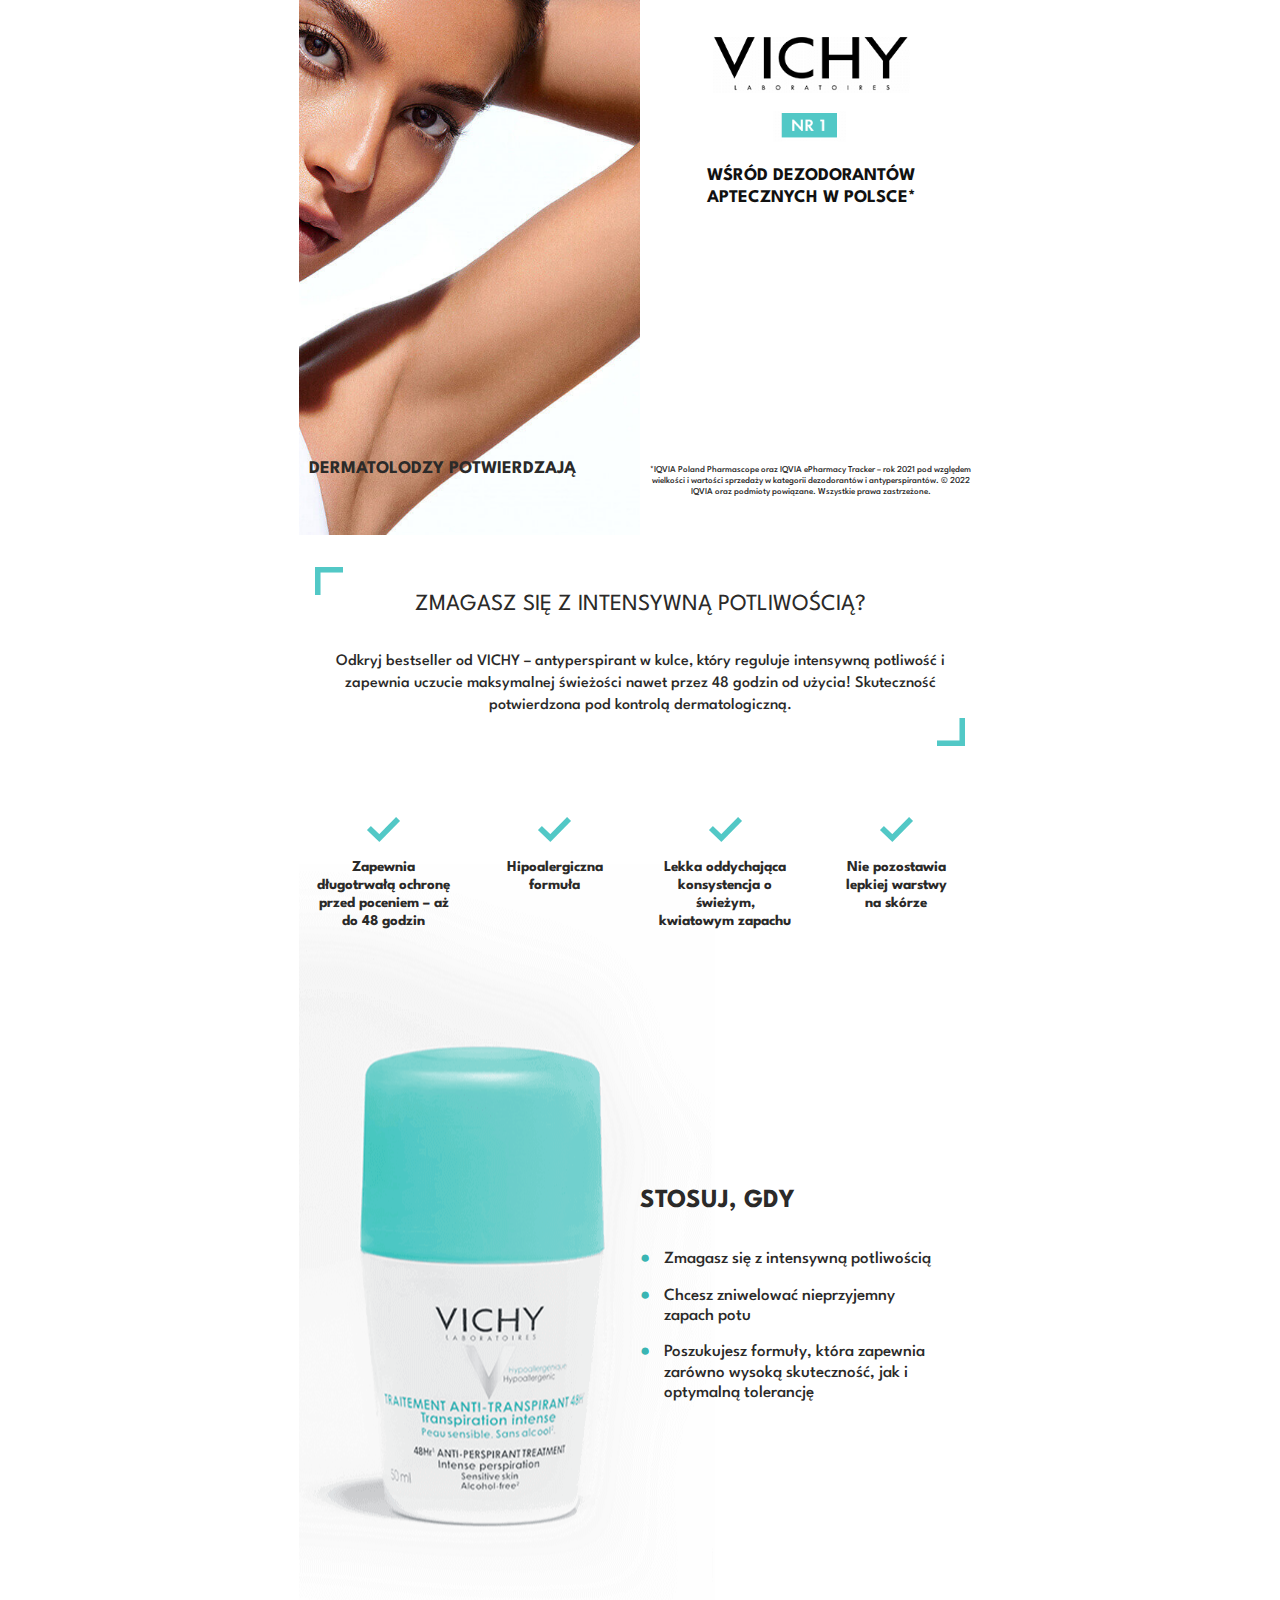
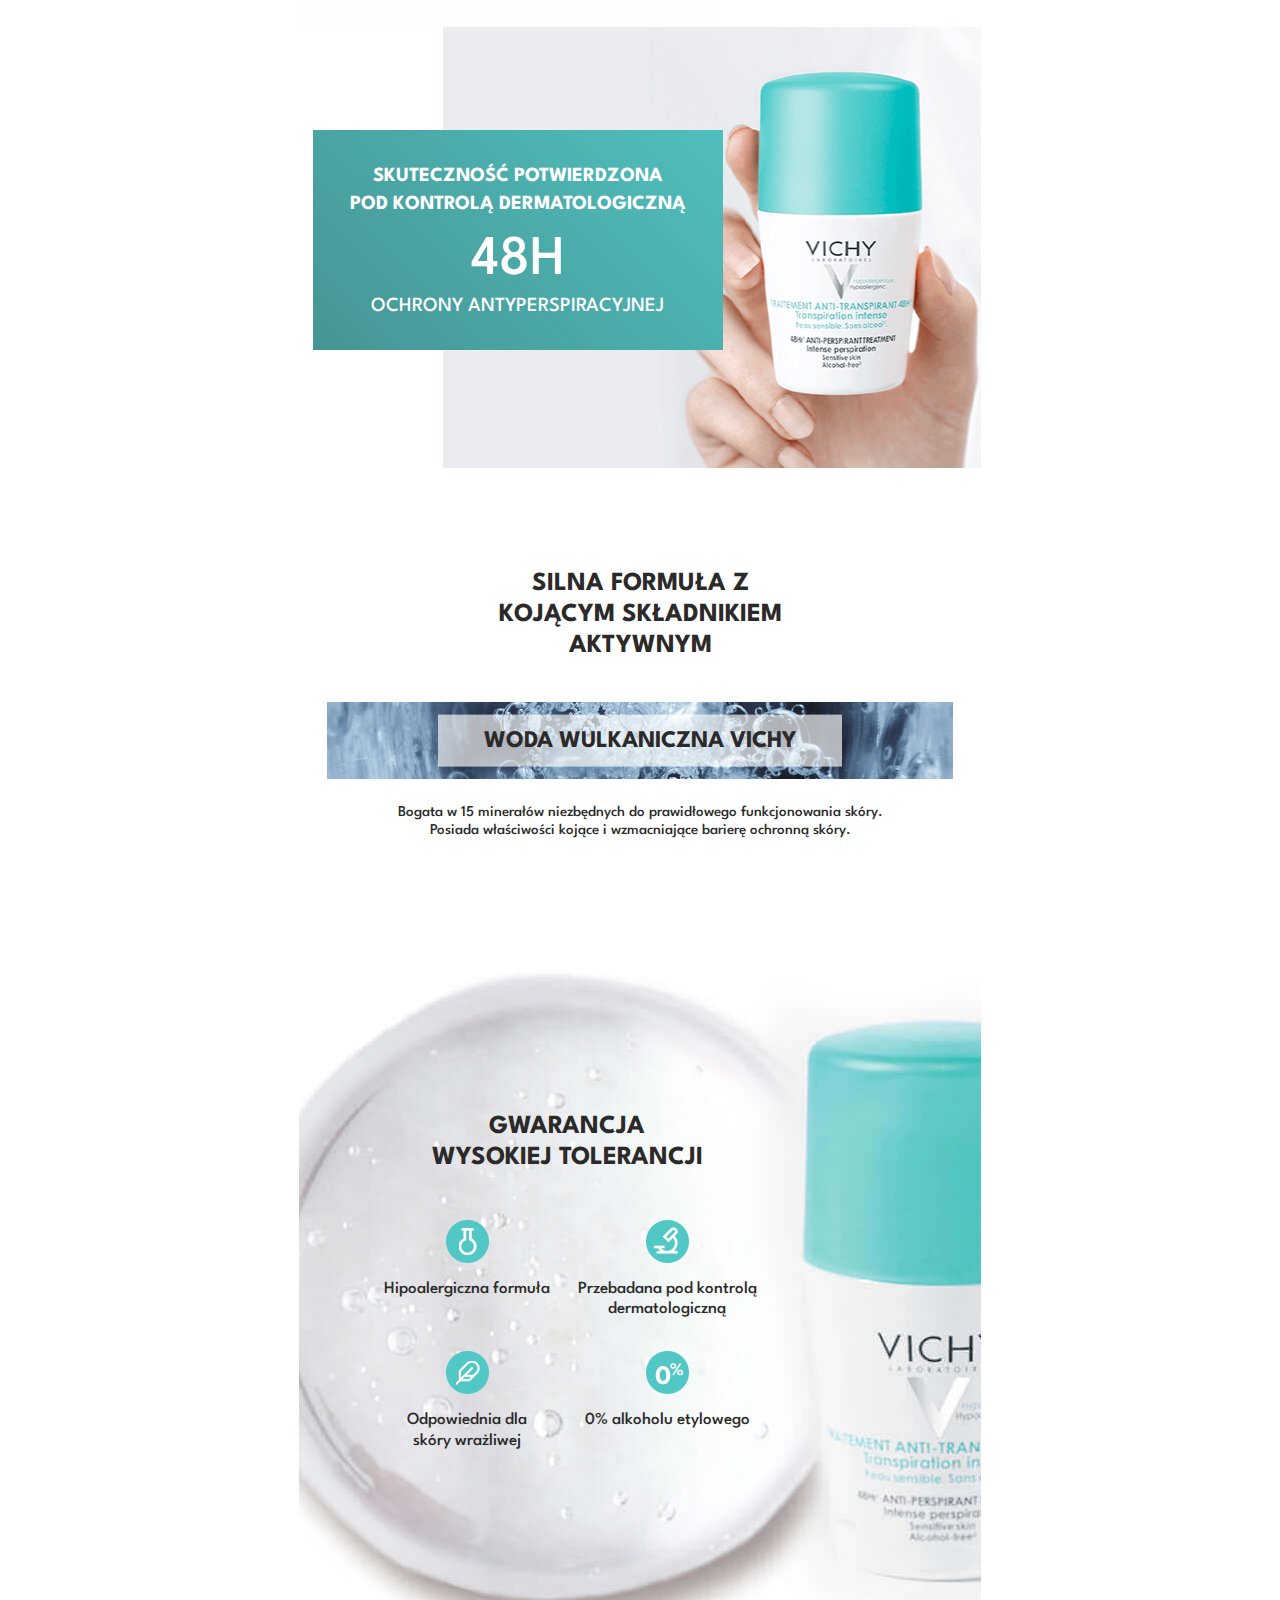
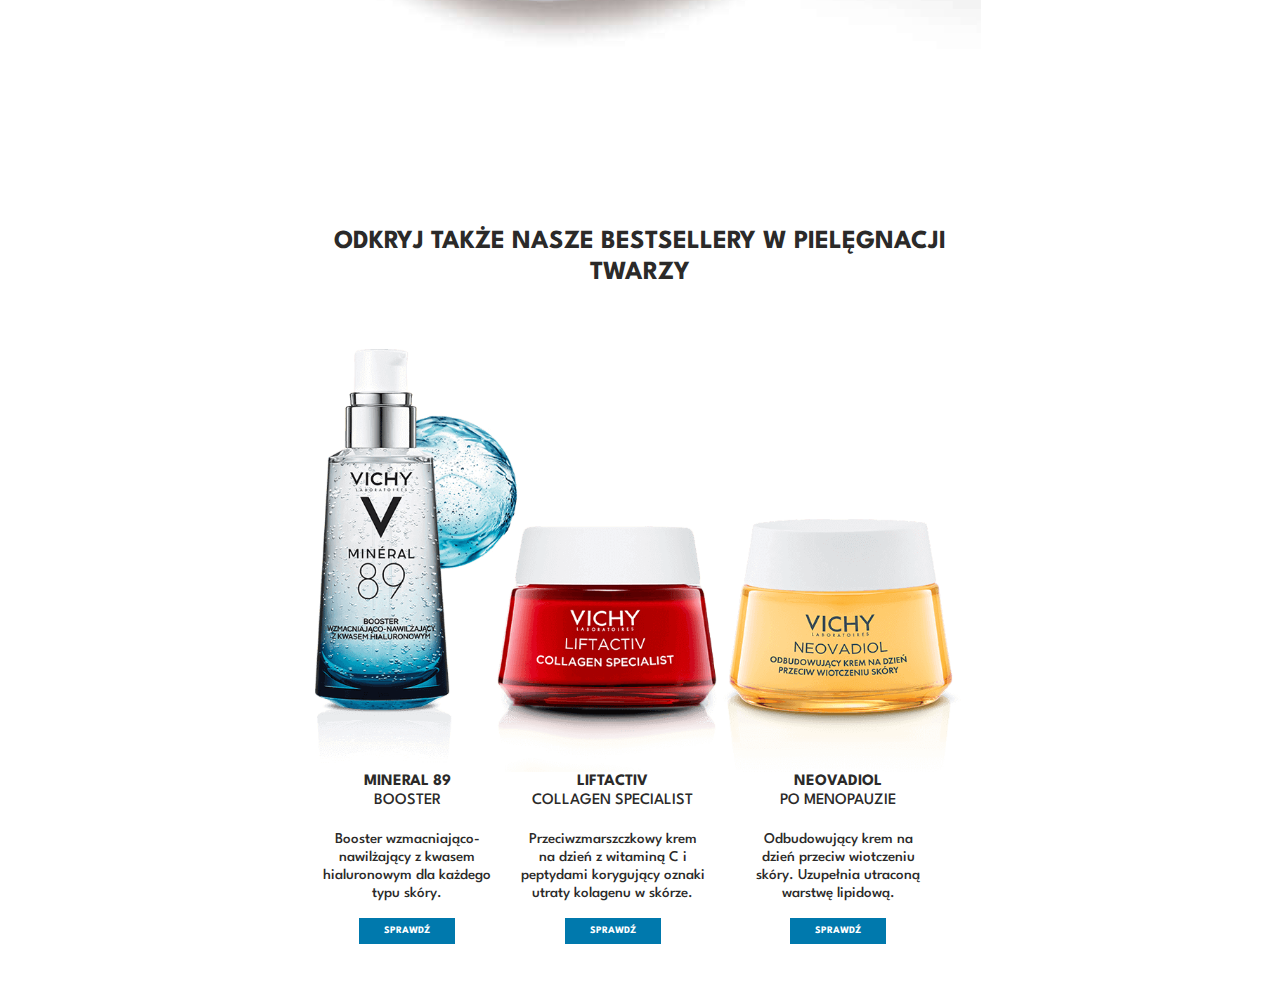
<file: index.html>
<!DOCTYPE html>
<html lang="en">
  <html lang="pl">
    <head>
      <meta charset="UTF-8" />
      <meta name="viewport" content="width=device-width, initial-scale=1.0" />
      <title>Vichy</title>
      <link rel="preconnect" href="https://fonts.googleapis.com" />
      <link rel="preconnect" href="https://fonts.gstatic.com" crossorigin />
      <link
        href="https://fonts.googleapis.com/css2?family=League+Spartan:wght@400;500;600&family=Roboto:wght@700&display=swap"
        rel="stylesheet"
      />
      <link rel="stylesheet" href="style.css" />
    </head>
    <body>
      <div class="es-vichy" id="es-vichy">
        <section class="es-kv">
          <div class="es-kv__images">
            <div class="es-kv__packshot">
              <h2 class="es-kv__header">
                WŚRÓD DEZODORANTÓW APTECZNYCH W POLSCE*
              </h2>
              <div class="es-kv__animated-items">
                <img
                  src="images/bottle.png"
                  alt=""
                  class="es-kv__animated-item"
                />
              </div>
              <div class="es-kv__recommendation">
                <p class="es-kv__disclaimer">
                  *IQVIA Poland Pharmascope oraz IQVIA ePharmacy Tracker – rok
                  2021 pod względem wielkości i wartości sprzedaży w kategorii
                  dezodorantów i antyperspirantów. © 2022 IQVIA oraz podmioty
                  powiązane. Wszystkie prawa zastrzeżone.
                </p>
              </div>
            </div>
          </div>
          <div class="es-kv__photo">
            <div class="es-kv__content">
              <span class="es-kv__subtitle">DERMATOLODZY POTWIERDZAJĄ</span>
              <h2 class="es-kv__title">
                INTENSYWNA POTLIWOŚĆ <br />
                POD&nbsp;KONTROLĄ
              </h2>
            </div>
          </div>
        </section>

        <section class="es-info">
          <div class="es-info__border">
            <h3 class="es-info__title">
              ZMAGASZ SIĘ Z INTENSYWNĄ POTLIWOŚCIĄ?
            </h3>
            <p class="es-info__desc">
              Odkryj bestseller od VICHY – antyperspirant w kulce, który
              reguluje intensywną potliwość i zapewnia uczucie maksymalnej
              świeżości nawet przez 48 godzin od użycia! Skuteczność
              potwierdzona pod kontrolą dermatologiczną.
            </p>
          </div>
          <div class="es-info__features">
            <div class="es-info__single">
              <div class="es-info__icon">
                <img src="images/check.png" class="es-info__img" alt="" />
              </div>
              <p class="es-info__text">
                Zapewnia długotrwałą ochronę przed poceniem – aż do
                48&nbsp;godzin
              </p>
            </div>
            <div class="es-info__single">
              <div class="es-info__icon">
                <img src="images/check.png" class="es-info__img" alt="" />
              </div>
              <p class="es-info__text">Hipoalergiczna formuła</p>
            </div>
            <div class="es-info__single">
              <div class="es-info__icon">
                <img src="images/check.png" class="es-info__img" alt="" />
              </div>
              <p class="es-info__text">
                Lekka oddychająca konsystencja o świeżym, kwiatowym zapachu
              </p>
            </div>
            <div class="es-info__single">
              <div class="es-info__icon">
                <img src="images/check.png" class="es-info__img" alt="" />
              </div>
              <p class="es-info__text">
                Nie pozostawia lepkiej&nbsp;warstwy na&nbsp;skórze
              </p>
            </div>
          </div>
        </section>

        <section class="es-use">
          <div class="es-use__content">
            <h3 class="es-use__title">STOSUJ, gdy</h3>
            <ul class="es-use__list">
              <li class="es-use__item">Zmagasz się z intensywną potliwością</li>
              <li class="es-use__item">
                Chcesz zniwelować nieprzyjemny zapach potu
              </li>
              <li class="es-use__item">
                Poszukujesz formuły, która zapewnia zarówno wysoką skuteczność,
                jak i optymalną tolerancję
              </li>
            </ul>
          </div>
        </section>

        <section class="es-banner">
          <div class="es-banner__content">
            <div class="es-banner__border">
              <h3 class="es-banner__title">
                SKUTECZNOŚĆ POTWIERDZONA <br />
                pod kontrolą dermatologiczną
              </h3>
              <div class="es-banner__container">
                <div class="es-banner__single">
                  <p class="es-banner__text es-banner__text--number">48h</p>
                  <p class="es-banner__text">OCHRONY ANTYPERSPIRACYJNEJ</p>
                </div>
              </div>
            </div>
          </div>
        </section>

        <section class="es-ingr">
          <h3 class="es-ingr__title">
            SILNA FORMUŁA Z kojącym SKŁADNIKIEM AKTYWNYM
          </h3>
          <div class="es-ingr__container">
            <div class="es-ingr__single">
              <div class="es-ingr__image">
                <p class="es-ingr__label">woda wulkaniczna vichy</p>
                <img src="images/ingr-1.png" alt="" class="es-ingr__img" />
              </div>
              <p class="es-ingr__text">
                Bogata w 15 minerałów niezbędnych do prawidłowego funkcjonowania
                skóry. Posiada właściwości kojące i wzmacniające barierę
                ochronną skóry.
              </p>
            </div>
          </div>
        </section>

        <section class="es-benefits">
          <div class="es-benefits__content">
            <h3 class="es-benefits__title">
              GWARANCJA WYSOKIEJ&nbsp;TOLERANCJI
            </h3>
            <div class="es-benefits__container">
              <div class="es-benefits__single">
                <div class="es-benefits__icon">
                  <img
                    src="images/icon-1.png"
                    alt=""
                    class="es-benefits__img"
                  />
                </div>
                <p class="es-benefits__text">Hipoalergiczna formuła</p>
              </div>
              <div class="es-benefits__single">
                <div class="es-benefits__icon">
                  <img
                    src="images/icon-2.png"
                    alt=""
                    class="es-benefits__img"
                  />
                </div>
                <p class="es-benefits__text">
                  Przebadana pod kontrolą dermatologiczną
                </p>
              </div>
              <div class="es-benefits__single">
                <div class="es-benefits__icon">
                  <img
                    src="images/icon-3.png"
                    alt=""
                    class="es-benefits__img"
                  />
                </div>
                <p class="es-benefits__text">
                  Odpowiednia dla<br />skóry wrażliwej
                </p>
              </div>
              <div class="es-benefits__single">
                <div class="es-benefits__icon">
                  <img
                    src="images/icon-4.png"
                    alt=""
                    class="es-benefits__img"
                  />
                </div>
                <p class="es-benefits__text">0% alkoholu etylowego</p>
              </div>
            </div>
          </div>
        </section>

        <section class="es-cross">
          <h3 class="es-cross__title">
            ODKRYJ TAKŻE NASZE BESTSELLERY W PIELĘGNACJI TWARZY
          </h3>
          <div class="es-cross__photo es-cross__photo--desktop">
            <img src="images/packshots.png" alt="" class="es-cross__img" />
          </div>
          <div class="es-cross__container">
            <div class="es-cross__single">
              <div class="es-cross__packshot es-cross__packshot--1">
                <img src="images/cross-1.png" alt="" class="es-cross__img" />
              </div>
              <h4 class="es-cross__subtitle">
                <strong>mineral 89 </strong>booster
              </h4>
              <div class="es-cross__wrapper">
                <p class="es-cross__text">
                  Booster wzmacniająco-nawilżający z kwasem hialuronowym dla
                  każdego typu skóry.
                </p>
                <a
                  href="https://www.superpharm.pl/vichy-liftactiv-peptide-c-17860-30-szt-140390.html"
                  target="_blank"
                  class="es-cross__link"
                  >sprawdź</a
                >
              </div>
            </div>
            <div class="es-cross__single es-cross__single--second">
              <div class="es-cross__packshot es-cross__packshot--2">
                <img src="images/cross-2.png" alt="" class="es-cross__img" />
              </div>
              <h4 class="es-cross__subtitle">
                <strong>LIFTACTIV </strong>collagen specialist<br />
              </h4>
              <div class="es-cross__wrapper">
                <p class="es-cross__text">
                  Przeciwzmarszczkowy krem na dzień z witaminą C i peptydami
                  korygujący oznaki utraty kolagenu w skórze.
                </p>
                <a
                  href="https://www.superpharm.pl/vichy-liftactiv-collagen-specialist-13817-50-ml-134120.html"
                  target="_blank"
                  class="es-cross__link"
                  >sprawdź</a
                >
              </div>
            </div>
            <div class="es-cross__single es-cross__single--third">
              <div class="es-cross__packshot es-cross__packshot--3">
                <img src="images/cross-3.png" alt="" class="es-cross__img" />
              </div>
              <h4 class="es-cross__subtitle">
                <strong>neovadiol </strong> po menopauzie
              </h4>
              <div class="es-cross__wrapper">
                <p class="es-cross__text">
                  Odbudowujący krem na dzień przeciw wiotczeniu skóry. Uzupełnia
                  utraconą warstwę lipidową.
                </p>
                <a
                  href="https://www.superpharm.pl/vichy-capital-soleil-fluid-uv-age-spf50-24585.html"
                  target="_blank"
                  class="es-cross__link"
                  >sprawdź</a
                >
              </div>
            </div>
          </div>
        </section>
      </div>
    </body>
  </html>
</html>
</file>
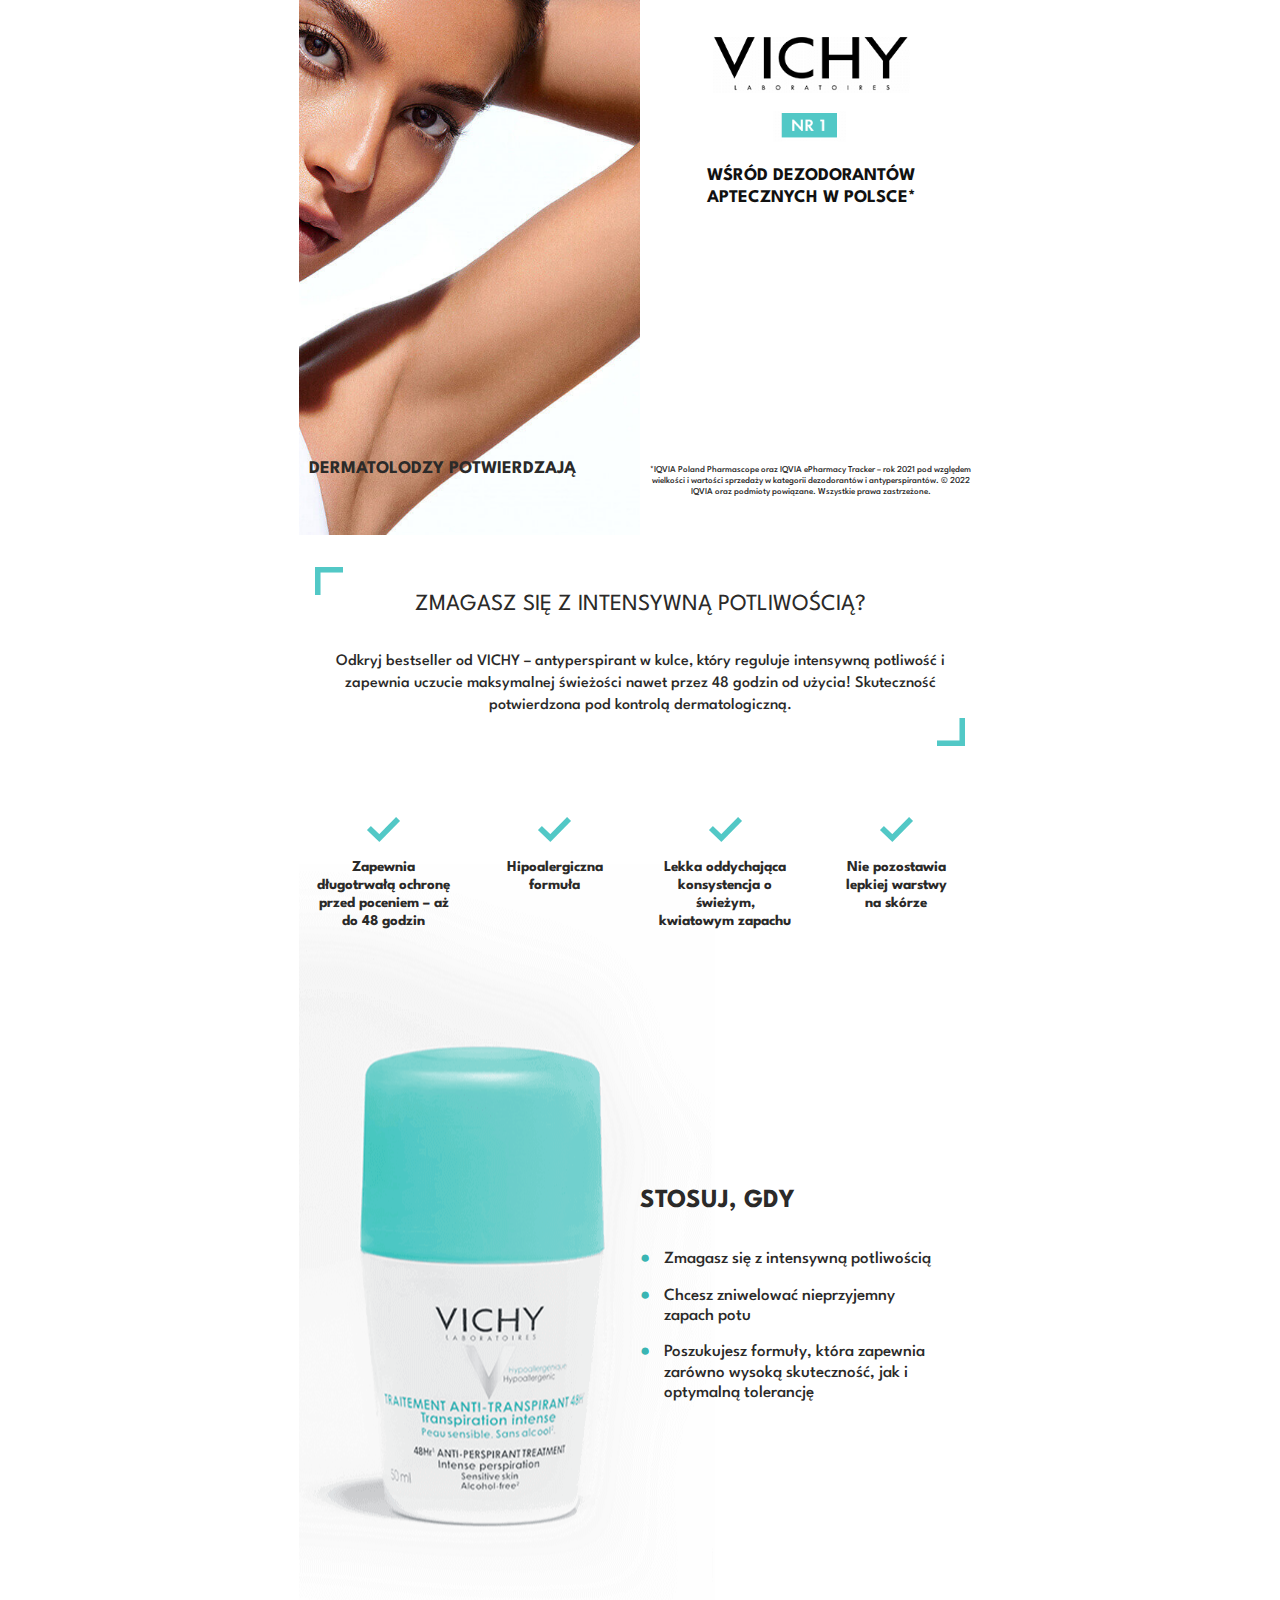
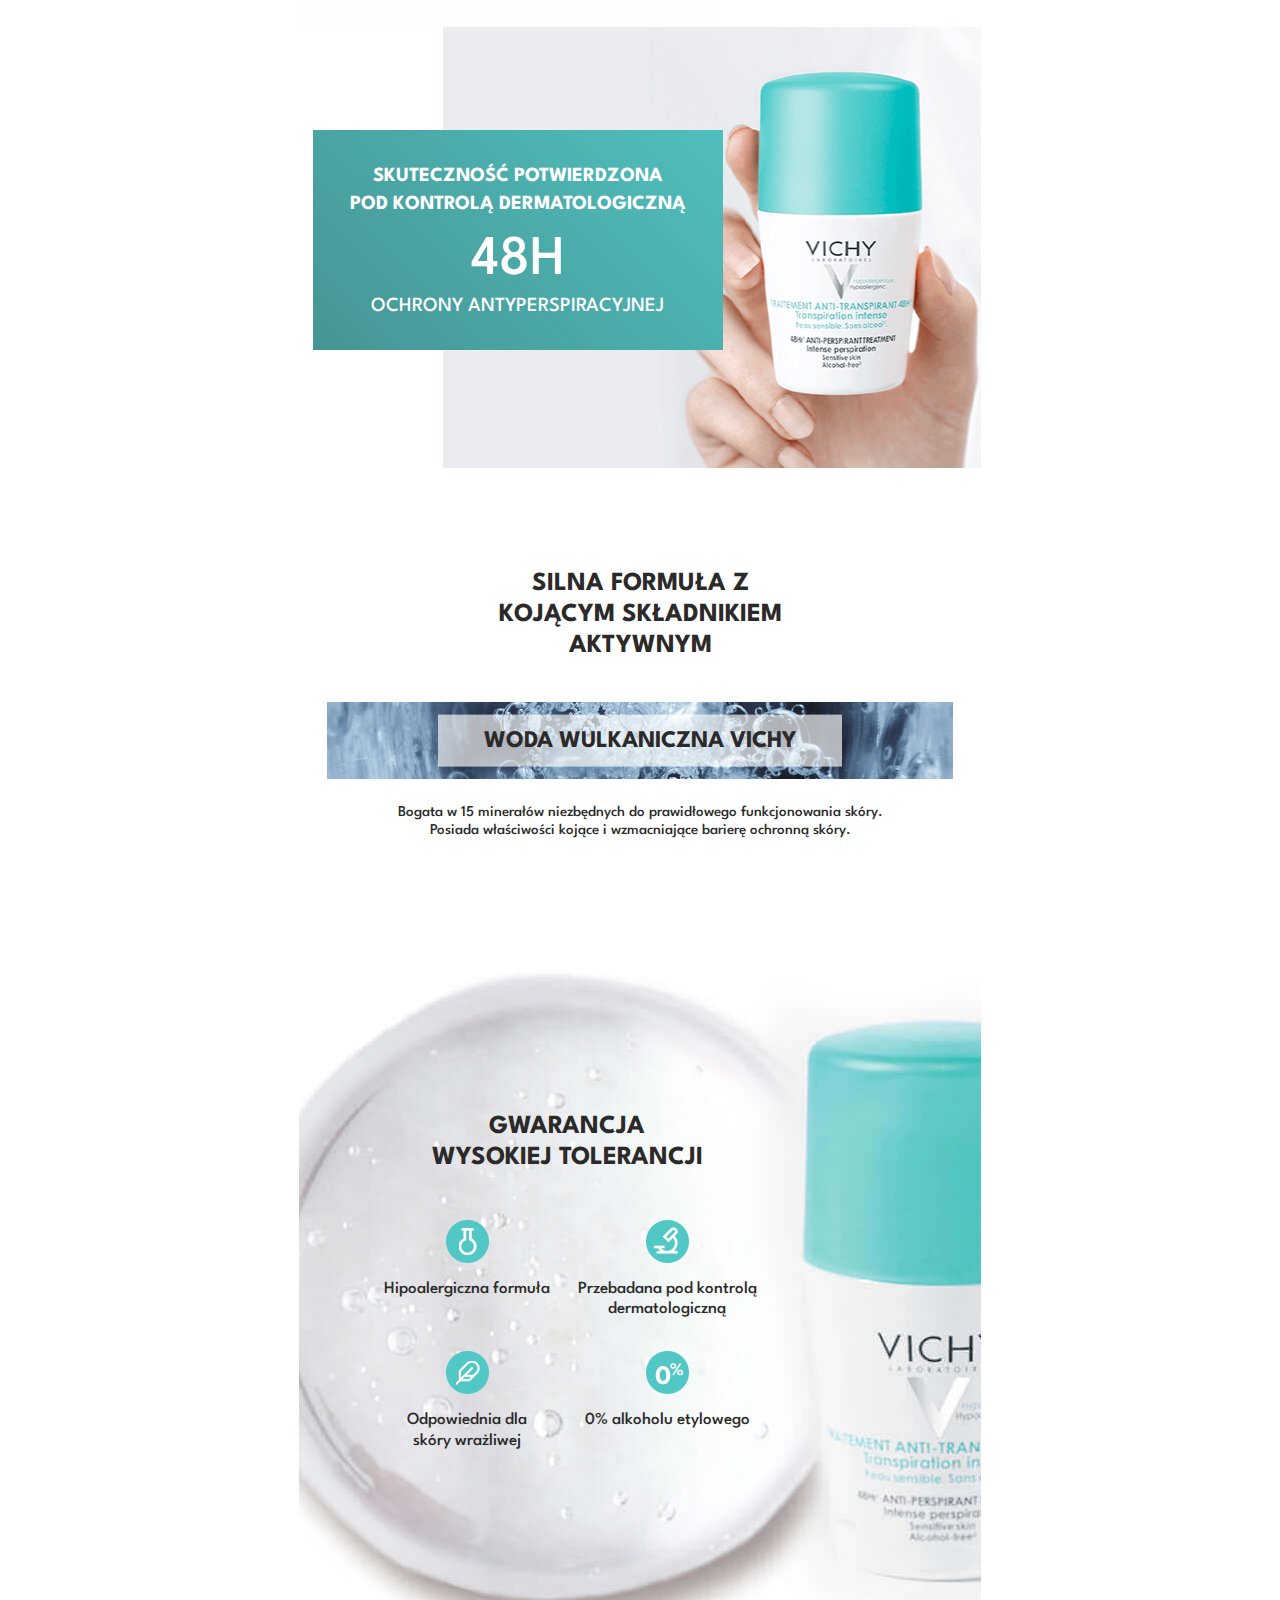
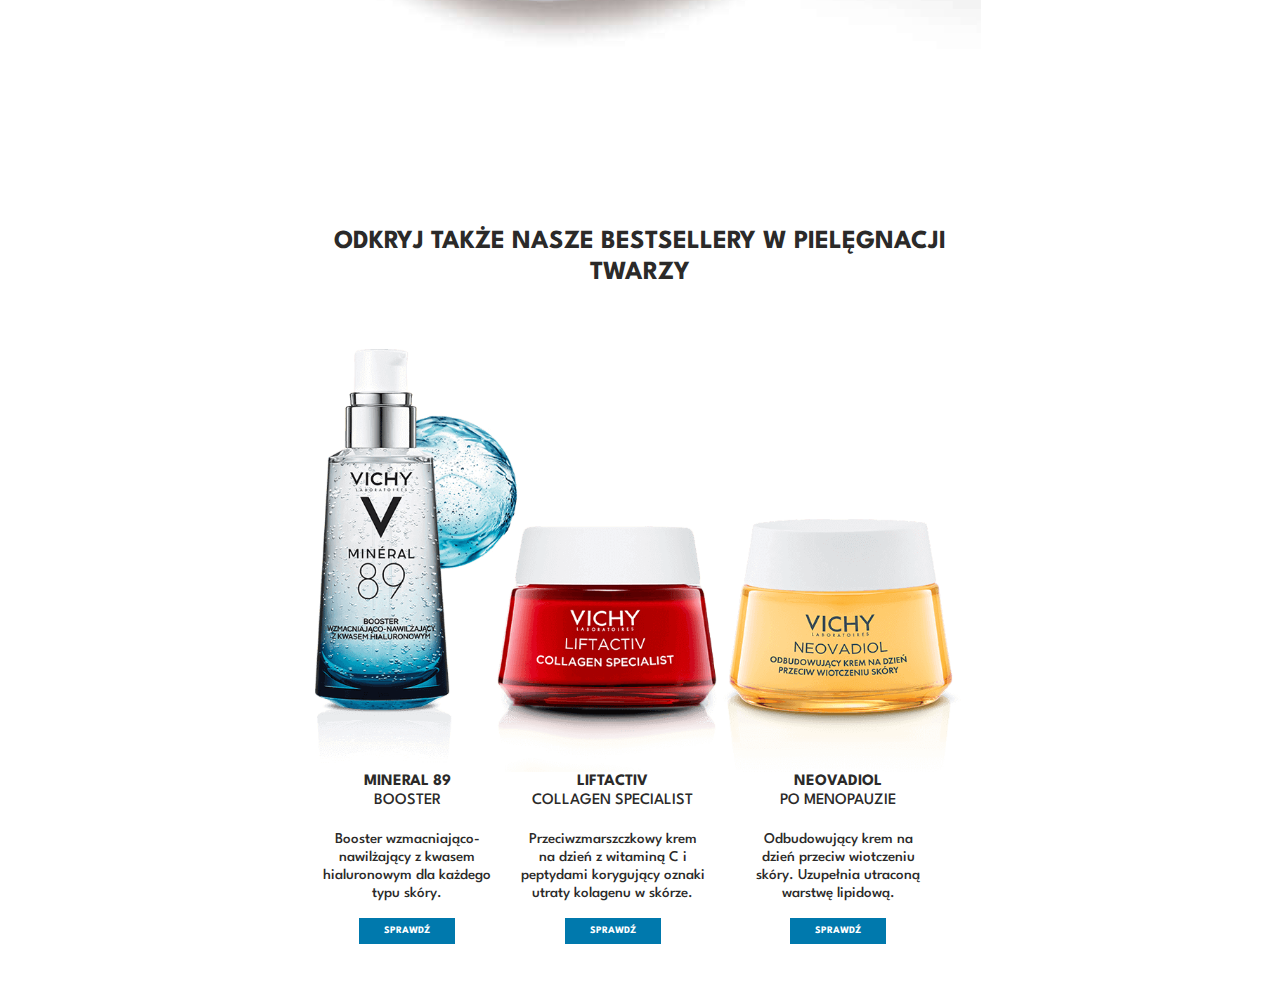
<file: 3337871320300.html>
<link rel="preconnect" href="https://fonts.googleapis.com" />
<link rel="preconnect" href="https://fonts.gstatic.com" crossorigin />
<link
  href="https://fonts.googleapis.com/css2?family=League+Spartan:wght@400;500;600&family=Roboto:wght@700&display=swap"
  rel="stylesheet"
/>
<link rel="stylesheet" href="3337871320300/css/style.css" />
<body>
  <div class="es-vichy" id="es-vichy">
    <section class="es-kv">
      <div class="es-kv__images">
        <div class="es-kv__packshot">
          <h2 class="es-kv__header">WŚRÓD DEZODORANTÓW APTECZNYCH W POLSCE*</h2>
          <div class="es-kv__animated-items">
            <img
              src="3337871320300/images/bottle.png"
              alt=""
              class="es-kv__animated-item"
            />
          </div>
          <div class="es-kv__recommendation">
            <p class="es-kv__disclaimer">
              *IQVIA Poland Pharmascope oraz IQVIA ePharmacy Tracker – rok 2021
              pod względem wielkości i wartości sprzedaży w kategorii
              dezodorantów i antyperspirantów. © 2022 IQVIA oraz podmioty
              powiązane. Wszystkie prawa zastrzeżone.
            </p>
          </div>
        </div>
      </div>
      <div class="es-kv__photo">
        <div class="es-kv__content">
          <span class="es-kv__subtitle">DERMATOLODZY POTWIERDZAJĄ</span>
          <h2 class="es-kv__title">
            INTENSYWNA POTLIWOŚĆ <br />
            POD&nbsp;KONTROLĄ
          </h2>
        </div>
      </div>
    </section>

    <section class="es-info">
      <div class="es-info__border">
        <h3 class="es-info__title">ZMAGASZ SIĘ Z INTENSYWNĄ POTLIWOŚCIĄ?</h3>
        <p class="es-info__desc">
          Odkryj bestseller od VICHY – antyperspirant w kulce, który reguluje
          intensywną potliwość i zapewnia uczucie maksymalnej świeżości nawet
          przez 48 godzin od użycia! Skuteczność potwierdzona pod kontrolą
          dermatologiczną.
        </p>
      </div>
      <div class="es-info__features">
        <div class="es-info__single">
          <div class="es-info__icon">
            <img
              src="3337871320300/images/check.png"
              class="es-info__img"
              alt=""
            />
          </div>
          <p class="es-info__text">
            Zapewnia długotrwałą ochronę przed poceniem – aż do 48&nbsp;godzin
          </p>
        </div>
        <div class="es-info__single">
          <div class="es-info__icon">
            <img
              src="3337871320300/images/check.png"
              class="es-info__img"
              alt=""
            />
          </div>
          <p class="es-info__text">Hipoalergiczna formuła</p>
        </div>
        <div class="es-info__single">
          <div class="es-info__icon">
            <img
              src="3337871320300/images/check.png"
              class="es-info__img"
              alt=""
            />
          </div>
          <p class="es-info__text">
            Lekka oddychająca konsystencja o świeżym, kwiatowym zapachu
          </p>
        </div>
        <div class="es-info__single">
          <div class="es-info__icon">
            <img
              src="3337871320300/images/check.png"
              class="es-info__img"
              alt=""
            />
          </div>
          <p class="es-info__text">
            Nie pozostawia lepkiej&nbsp;warstwy na&nbsp;skórze
          </p>
        </div>
      </div>
    </section>

    <section class="es-use">
      <div class="es-use__content">
        <h3 class="es-use__title">STOSUJ, gdy</h3>
        <ul class="es-use__list">
          <li class="es-use__item">Zmagasz się z intensywną potliwością</li>
          <li class="es-use__item">
            Chcesz zniwelować nieprzyjemny zapach potu
          </li>
          <li class="es-use__item">
            Poszukujesz formuły, która zapewnia zarówno wysoką skuteczność, jak
            i optymalną tolerancję
          </li>
        </ul>
      </div>
    </section>

    <section class="es-banner">
      <div class="es-banner__content">
        <div class="es-banner__border">
          <h3 class="es-banner__title">
            SKUTECZNOŚĆ POTWIERDZONA <br />
            pod kontrolą dermatologiczną
          </h3>
          <div class="es-banner__container">
            <div class="es-banner__single">
              <p class="es-banner__text es-banner__text--number">48h</p>
              <p class="es-banner__text">OCHRONY ANTYPERSPIRACYJNEJ</p>
            </div>
          </div>
        </div>
      </div>
    </section>

    <section class="es-ingr">
      <h3 class="es-ingr__title">
        SILNA FORMUŁA Z kojącym SKŁADNIKIEM AKTYWNYM
      </h3>
      <div class="es-ingr__container">
        <div class="es-ingr__single">
          <div class="es-ingr__image">
            <p class="es-ingr__label">woda wulkaniczna vichy</p>
            <img
              src="3337871320300/images/ingr-1.png"
              alt=""
              class="es-ingr__img"
            />
          </div>
          <p class="es-ingr__text">
            Bogata w 15 minerałów niezbędnych do prawidłowego funkcjonowania
            skóry. Posiada właściwości kojące i wzmacniające barierę ochronną
            skóry.
          </p>
        </div>
      </div>
    </section>

    <section class="es-benefits">
      <div class="es-benefits__content">
        <h3 class="es-benefits__title">GWARANCJA WYSOKIEJ&nbsp;TOLERANCJI</h3>
        <div class="es-benefits__container">
          <div class="es-benefits__single">
            <div class="es-benefits__icon">
              <img
                src="3337871320300/images/icon-1.png"
                alt=""
                class="es-benefits__img"
              />
            </div>
            <p class="es-benefits__text">Hipoalergiczna formuła</p>
          </div>
          <div class="es-benefits__single">
            <div class="es-benefits__icon">
              <img
                src="3337871320300/images/icon-2.png"
                alt=""
                class="es-benefits__img"
              />
            </div>
            <p class="es-benefits__text">
              Przebadana pod kontrolą dermatologiczną
            </p>
          </div>
          <div class="es-benefits__single">
            <div class="es-benefits__icon">
              <img
                src="3337871320300/images/icon-3.png"
                alt=""
                class="es-benefits__img"
              />
            </div>
            <p class="es-benefits__text">
              Odpowiednia dla<br />skóry wrażliwej
            </p>
          </div>
          <div class="es-benefits__single">
            <div class="es-benefits__icon">
              <img
                src="3337871320300/images/icon-4.png"
                alt=""
                class="es-benefits__img"
              />
            </div>
            <p class="es-benefits__text">0% alkoholu etylowego</p>
          </div>
        </div>
      </div>
    </section>

    <section class="es-cross">
      <h3 class="es-cross__title">
        ODKRYJ TAKŻE NASZE BESTSELLERY W PIELĘGNACJI TWARZY
      </h3>
      <div class="es-cross__photo es-cross__photo--desktop">
        <img
          src="3337871320300/images/packshots.png"
          alt=""
          class="es-cross__img"
        />
      </div>
      <div class="es-cross__container">
        <div class="es-cross__single">
          <div class="es-cross__packshot es-cross__packshot--1">
            <img
              src="3337871320300/images/cross-1.png"
              alt=""
              class="es-cross__img"
            />
          </div>
          <h4 class="es-cross__subtitle">
            <strong>mineral 89 </strong>booster
          </h4>
          <div class="es-cross__wrapper">
            <p class="es-cross__text">
              Booster wzmacniająco-nawilżający z kwasem hialuronowym dla każdego
              typu skóry.
            </p>
            <a
              href="https://www.superpharm.pl/vichy-mineral-89-8793-50-ml-128203.html?queryID=7eea24fa568f84e23ab882095886f61a&objectID=28981&indexName=spprod_drugstore_pl_products&sku%5B%5D=p_8793&sku%5B%5D=128203"
              target="_blank"
              class="es-cross__link"
              >sprawdź</a
            >
          </div>
        </div>
        <div class="es-cross__single es-cross__single--second">
          <div class="es-cross__packshot es-cross__packshot--2">
            <img
              src="3337871320300/images/cross-2.png"
              alt=""
              class="es-cross__img"
            />
          </div>
          <h4 class="es-cross__subtitle">
            <strong>LIFTACTIV </strong>collagen specialist<br />
          </h4>
          <div class="es-cross__wrapper">
            <p class="es-cross__text">
              Przeciwzmarszczkowy krem na dzień z witaminą C i peptydami
              korygujący oznaki utraty kolagenu w skórze.
            </p>
            <a
              href="https://www.superpharm.pl/vichy-liftactiv-collagen-specialist-13817-50-ml-134120.html?queryID=53e10f9530de3555c8ddb3e9b29db8cd&objectID=43562&indexName=spprod_drugstore_pl_products&sku%5B%5D=p_13817&sku%5B%5D=134120"
              target="_blank"
              class="es-cross__link"
              >sprawdź</a
            >
          </div>
        </div>
        <div class="es-cross__single es-cross__single--third">
          <div class="es-cross__packshot es-cross__packshot--3">
            <img
              src="3337871320300/images/cross-3.png"
              alt=""
              class="es-cross__img"
            />
          </div>
          <h4 class="es-cross__subtitle">
            <strong>neovadiol </strong> po menopauzie
          </h4>
          <div class="es-cross__wrapper">
            <p class="es-cross__text">
              Odbudowujący krem na dzień przeciw wiotczeniu skóry. Uzupełnia
              utraconą warstwę lipidową.
            </p>
            <a
              href="https://www.superpharm.pl/vichy-neovadiol-post-meno-27311-50-ml-153275.html"
              target="_blank"
              class="es-cross__link"
              >sprawdź</a
            >
          </div>
        </div>
      </div>
    </section>
  </div>
</body>
</file>
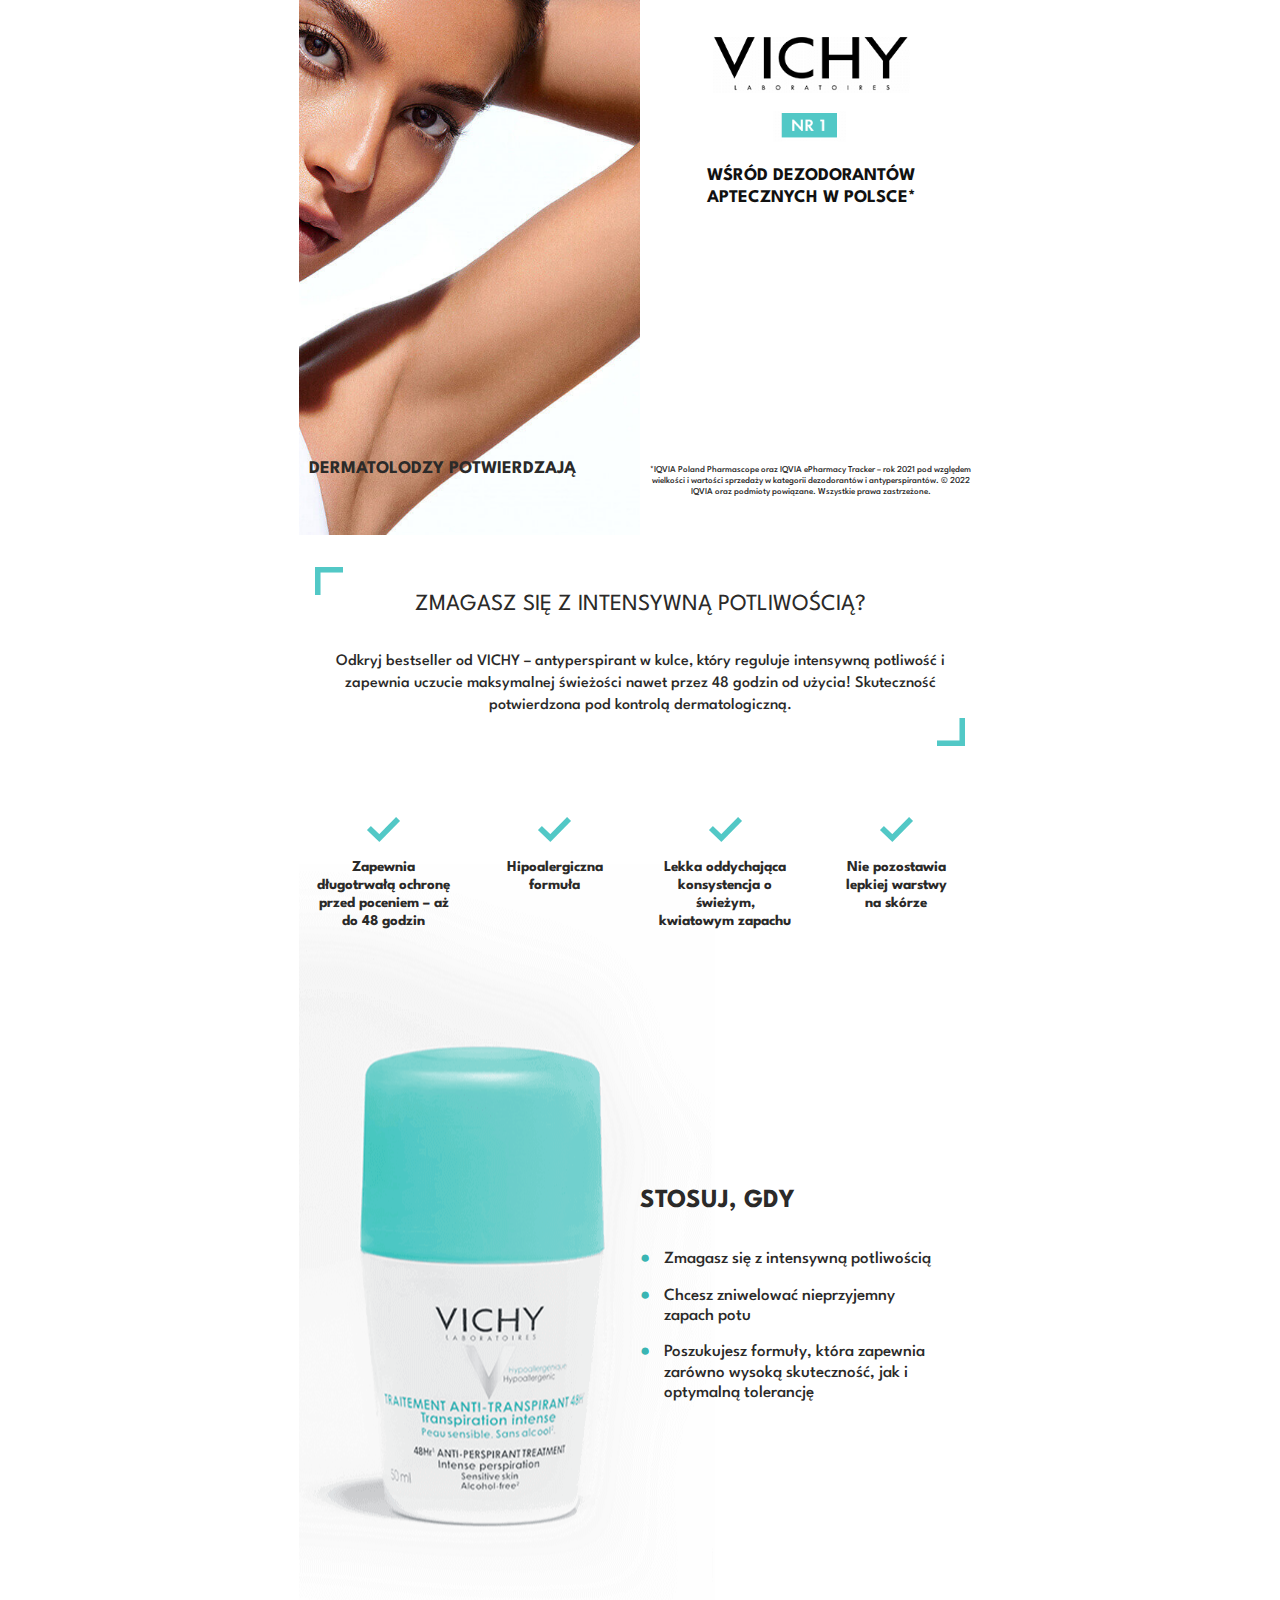
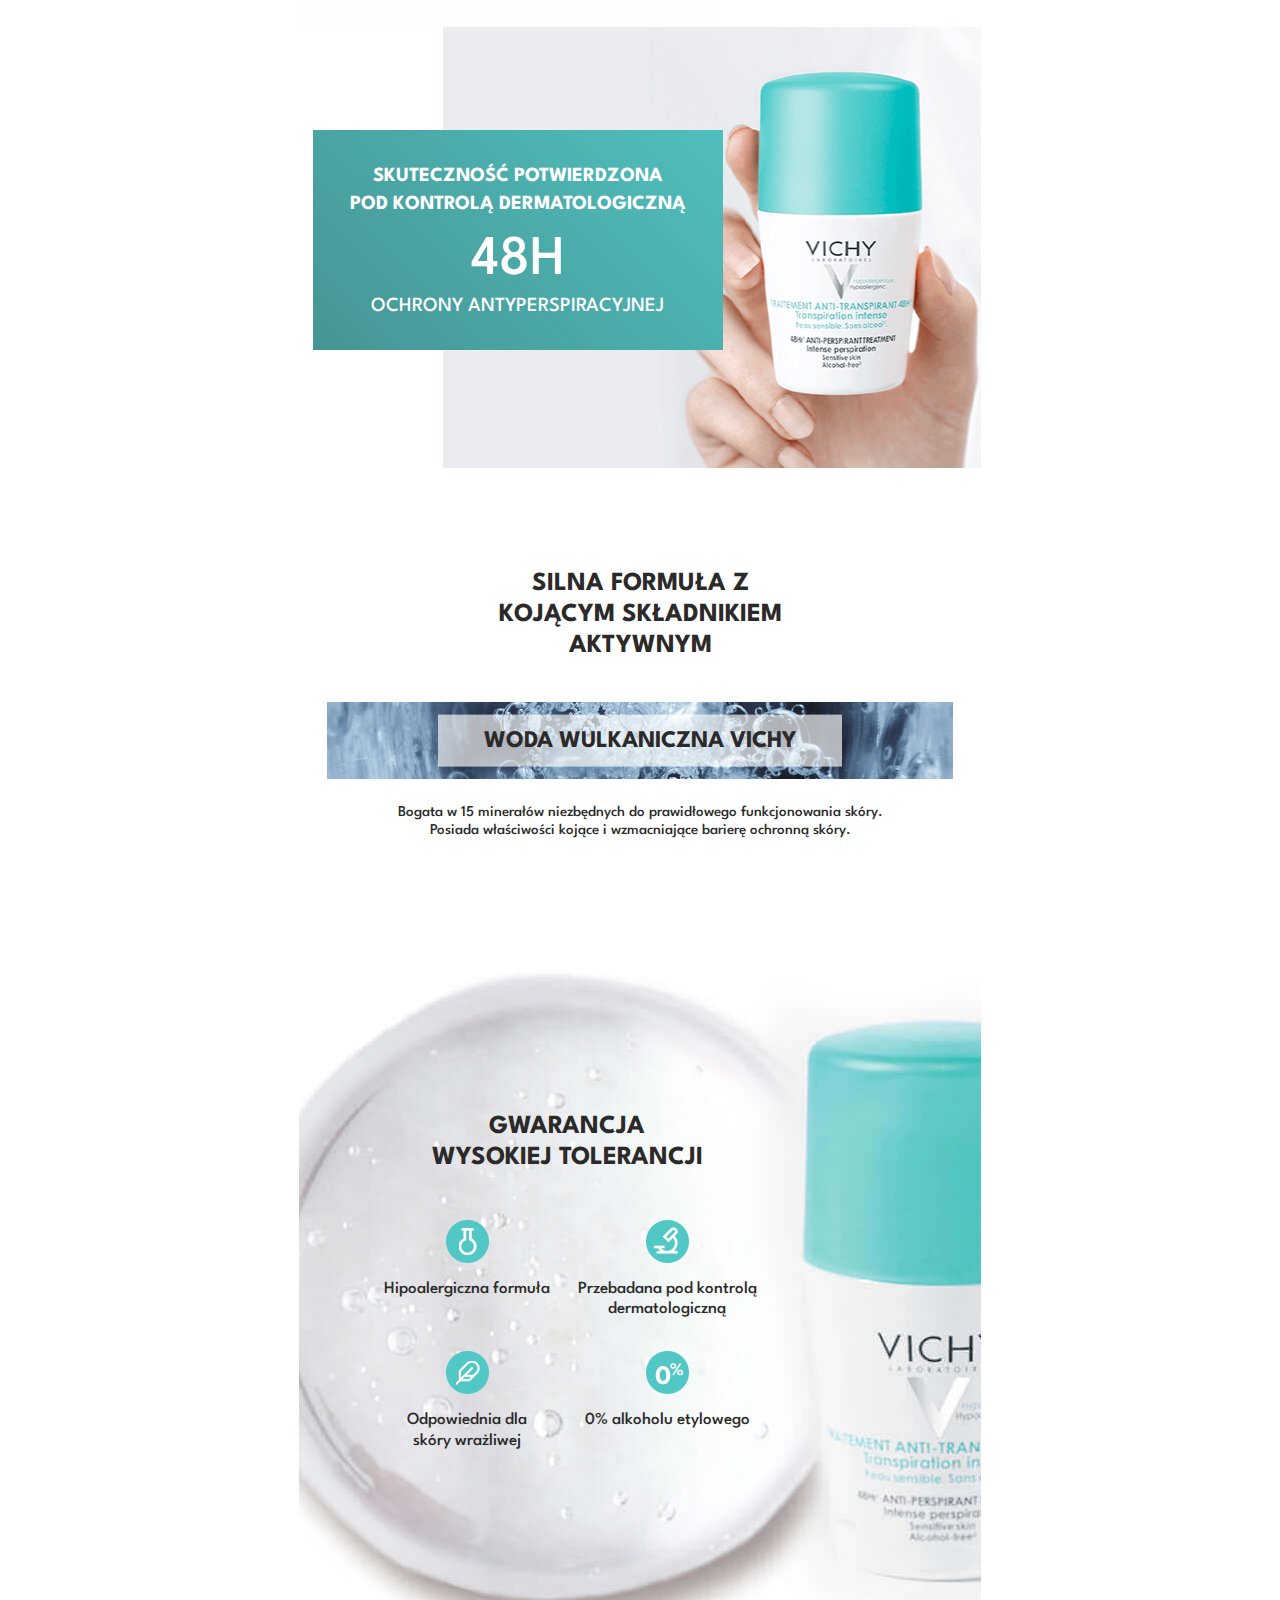
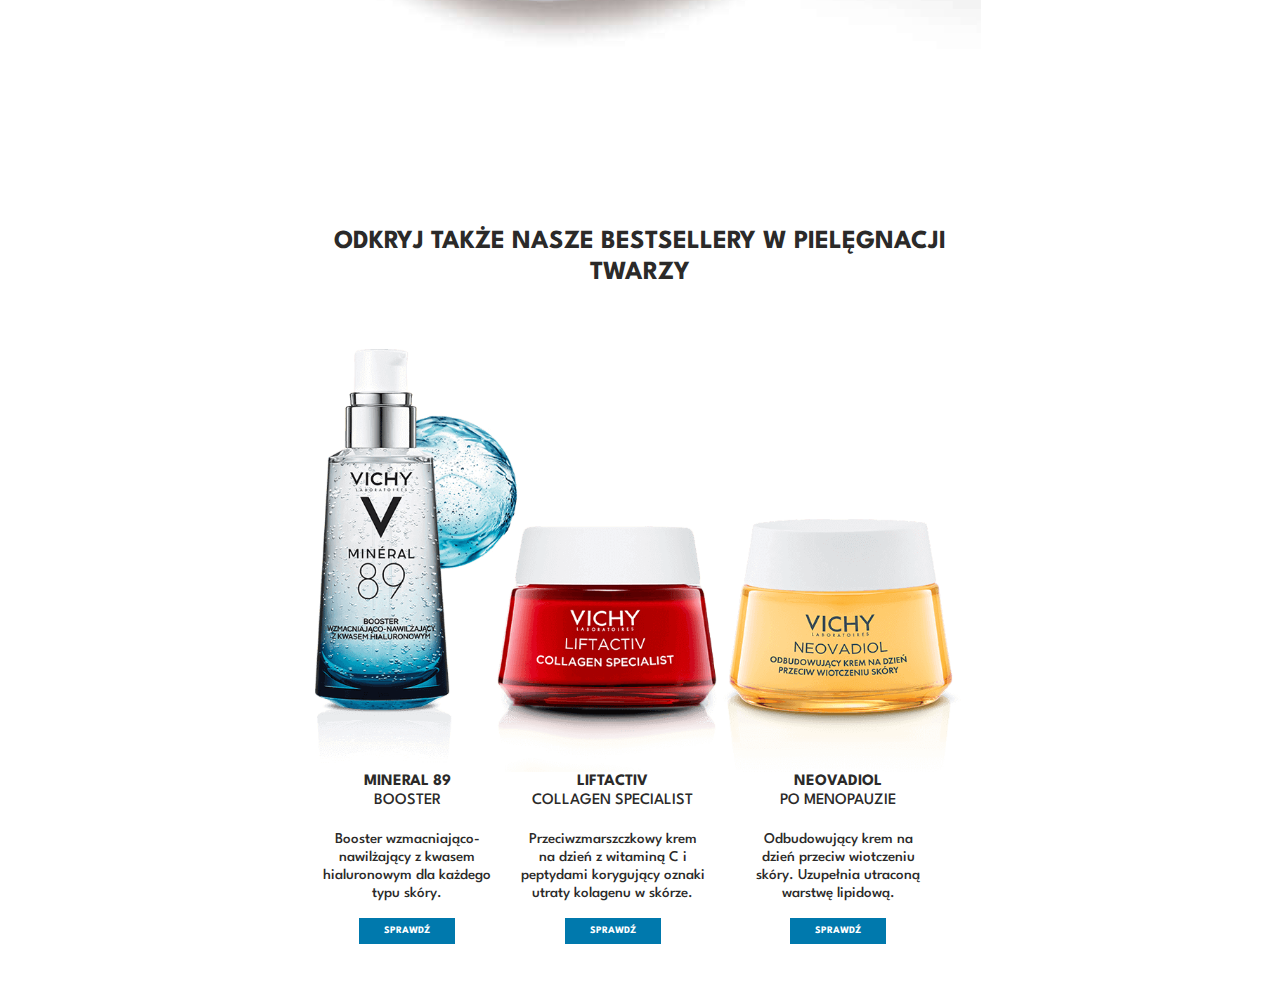
<file: ean.html>
<link rel="preconnect" href="https://fonts.googleapis.com" />
<link rel="preconnect" href="https://fonts.gstatic.com" crossorigin />
<link
  href="https://fonts.googleapis.com/css2?family=League+Spartan:wght@400;500;600&family=Roboto:wght@700&display=swap"
  rel="stylesheet"
/>
<link rel="stylesheet" href="ean/css/style.css" />
<body>
  <div class="es-vichy" id="es-vichy">
    <section class="es-kv">
      <div class="es-kv__images">
        <div class="es-kv__packshot">
          <h2 class="es-kv__header">WŚRÓD DEZODORANTÓW APTECZNYCH W POLSCE*</h2>
          <div class="es-kv__animated-items">
            <img
              src="ean/images/bottle.png"
              alt=""
              class="es-kv__animated-item"
            />
          </div>
          <div class="es-kv__recommendation">
            <p class="es-kv__disclaimer">
              *IQVIA Poland Pharmascope oraz IQVIA ePharmacy Tracker – rok 2021
              pod względem wielkości i wartości sprzedaży w kategorii
              dezodorantów i antyperspirantów. © 2022 IQVIA oraz podmioty
              powiązane. Wszystkie prawa zastrzeżone.
            </p>
          </div>
        </div>
      </div>
      <div class="es-kv__photo">
        <div class="es-kv__content">
          <span class="es-kv__subtitle">DERMATOLODZY POTWIERDZAJĄ</span>
          <h2 class="es-kv__title">
            INTENSYWNA POTLIWOŚĆ <br />
            POD&nbsp;KONTROLĄ
          </h2>
        </div>
      </div>
    </section>

    <section class="es-info">
      <div class="es-info__border">
        <h3 class="es-info__title">ZMAGASZ SIĘ Z INTENSYWNĄ POTLIWOŚCIĄ?</h3>
        <p class="es-info__desc">
          Odkryj bestseller od VICHY – antyperspirant w kulce, który reguluje
          intensywną potliwość i zapewnia uczucie maksymalnej świeżości nawet
          przez 48 godzin od użycia! Skuteczność potwierdzona pod kontrolą
          dermatologiczną.
        </p>
      </div>
      <div class="es-info__features">
        <div class="es-info__single">
          <div class="es-info__icon">
            <img src="ean/images/check.png" class="es-info__img" alt="" />
          </div>
          <p class="es-info__text">
            Zapewnia długotrwałą ochronę przed poceniem – aż do 48&nbsp;godzin
          </p>
        </div>
        <div class="es-info__single">
          <div class="es-info__icon">
            <img src="ean/images/check.png" class="es-info__img" alt="" />
          </div>
          <p class="es-info__text">Hipoalergiczna formuła</p>
        </div>
        <div class="es-info__single">
          <div class="es-info__icon">
            <img src="ean/images/check.png" class="es-info__img" alt="" />
          </div>
          <p class="es-info__text">
            Lekka oddychająca konsystencja o świeżym, kwiatowym zapachu
          </p>
        </div>
        <div class="es-info__single">
          <div class="es-info__icon">
            <img src="ean/images/check.png" class="es-info__img" alt="" />
          </div>
          <p class="es-info__text">
            Nie pozostawia lepkiej&nbsp;warstwy na&nbsp;skórze
          </p>
        </div>
      </div>
    </section>

    <section class="es-use">
      <div class="es-use__content">
        <h3 class="es-use__title">STOSUJ, gdy</h3>
        <ul class="es-use__list">
          <li class="es-use__item">Zmagasz się z intensywną potliwością</li>
          <li class="es-use__item">
            Chcesz zniwelować nieprzyjemny zapach potu
          </li>
          <li class="es-use__item">
            Poszukujesz formuły, która zapewnia zarówno wysoką skuteczność, jak
            i optymalną tolerancję
          </li>
        </ul>
      </div>
    </section>

    <section class="es-banner">
      <div class="es-banner__content">
        <div class="es-banner__border">
          <h3 class="es-banner__title">
            SKUTECZNOŚĆ POTWIERDZONA <br />
            pod kontrolą dermatologiczną
          </h3>
          <div class="es-banner__container">
            <div class="es-banner__single">
              <p class="es-banner__text es-banner__text--number">48h</p>
              <p class="es-banner__text">OCHRONY ANTYPERSPIRACYJNEJ</p>
            </div>
          </div>
        </div>
      </div>
    </section>

    <section class="es-ingr">
      <h3 class="es-ingr__title">
        SILNA FORMUŁA Z kojącym SKŁADNIKIEM AKTYWNYM
      </h3>
      <div class="es-ingr__container">
        <div class="es-ingr__single">
          <div class="es-ingr__image">
            <p class="es-ingr__label">woda wulkaniczna vichy</p>
            <img src="ean/images/ingr-1.png" alt="" class="es-ingr__img" />
          </div>
          <p class="es-ingr__text">
            Bogata w 15 minerałów niezbędnych do prawidłowego funkcjonowania
            skóry. Posiada właściwości kojące i wzmacniające barierę ochronną
            skóry.
          </p>
        </div>
      </div>
    </section>

    <section class="es-benefits">
      <div class="es-benefits__content">
        <h3 class="es-benefits__title">GWARANCJA WYSOKIEJ&nbsp;TOLERANCJI</h3>
        <div class="es-benefits__container">
          <div class="es-benefits__single">
            <div class="es-benefits__icon">
              <img
                src="ean/images/icon-1.png"
                alt=""
                class="es-benefits__img"
              />
            </div>
            <p class="es-benefits__text">Hipoalergiczna formuła</p>
          </div>
          <div class="es-benefits__single">
            <div class="es-benefits__icon">
              <img
                src="ean/images/icon-2.png"
                alt=""
                class="es-benefits__img"
              />
            </div>
            <p class="es-benefits__text">
              Przebadana pod kontrolą dermatologiczną
            </p>
          </div>
          <div class="es-benefits__single">
            <div class="es-benefits__icon">
              <img
                src="ean/images/icon-3.png"
                alt=""
                class="es-benefits__img"
              />
            </div>
            <p class="es-benefits__text">
              Odpowiednia dla<br />skóry wrażliwej
            </p>
          </div>
          <div class="es-benefits__single">
            <div class="es-benefits__icon">
              <img
                src="ean/images/icon-4.png"
                alt=""
                class="es-benefits__img"
              />
            </div>
            <p class="es-benefits__text">0% alkoholu etylowego</p>
          </div>
        </div>
      </div>
    </section>

    <section class="es-cross">
      <h3 class="es-cross__title">
        ODKRYJ TAKŻE NASZE BESTSELLERY W PIELĘGNACJI TWARZY
      </h3>
      <div class="es-cross__photo es-cross__photo--desktop">
        <img src="ean/images/packshots.png" alt="" class="es-cross__img" />
      </div>
      <div class="es-cross__container">
        <div class="es-cross__single">
          <div class="es-cross__packshot es-cross__packshot--1">
            <img src="ean/images/cross-1.png" alt="" class="es-cross__img" />
          </div>
          <h4 class="es-cross__subtitle">
            <strong>mineral 89 </strong>booster
          </h4>
          <div class="es-cross__wrapper">
            <p class="es-cross__text">
              Booster wzmacniająco-nawilżający z kwasem hialuronowym dla każdego
              typu skóry.
            </p>
            <a href="" target="_blank" class="es-cross__link">sprawdź</a>
          </div>
        </div>
        <div class="es-cross__single es-cross__single--second">
          <div class="es-cross__packshot es-cross__packshot--2">
            <img src="ean/images/cross-2.png" alt="" class="es-cross__img" />
          </div>
          <h4 class="es-cross__subtitle">
            <strong>LIFTACTIV </strong>collagen specialist<br />
          </h4>
          <div class="es-cross__wrapper">
            <p class="es-cross__text">
              Przeciwzmarszczkowy krem na dzień z witaminą C i peptydami
              korygujący oznaki utraty kolagenu w skórze.
            </p>
            <a href="" target="_blank" class="es-cross__link">sprawdź</a>
          </div>
        </div>
        <div class="es-cross__single es-cross__single--third">
          <div class="es-cross__packshot es-cross__packshot--3">
            <img src="ean/images/cross-3.png" alt="" class="es-cross__img" />
          </div>
          <h4 class="es-cross__subtitle">
            <strong>neovadiol </strong> po menopauzie
          </h4>
          <div class="es-cross__wrapper">
            <p class="es-cross__text">
              Odbudowujący krem na dzień przeciw wiotczeniu skóry. Uzupełnia
              utraconą warstwę lipidową.
            </p>
            <a href="" target="_blank" class="es-cross__link">sprawdź</a>
          </div>
        </div>
      </div>
    </section>
  </div>
</body>
</file>
<file: style.css>
@charset "UTF-8";
html,
body {
  margin: 0;
  padding: 0;
}

#es-vichy.es-vichy {
  font-family: "League Spartan", sans-serif;
  font-size: 15px;
  font-weight: 500;
  line-height: 1.2;
  max-width: 998px;
  margin: 0 auto;
  padding: 0;
  overflow: hidden;
  color: #2b2a29;
  background-color: #fff;
}
#es-vichy.es-vichy * {
  box-sizing: border-box;
}
#es-vichy.es-vichy h2,
#es-vichy.es-vichy h3,
#es-vichy.es-vichy h4,
#es-vichy.es-vichy h5 {
  font-family: "League Spartan", sans-serif;
  color: #111;
}
#es-vichy.es-vichy .es-kv {
  background: #fff;
}
#es-vichy.es-vichy .es-kv__images {
  background: url("images/packshot.png") top/cover no-repeat;
  background-size: contain;
  height: 615px;
}
#es-vichy.es-vichy .es-kv__recommendation {
  display: flex;
  flex-direction: column;
}
#es-vichy.es-vichy .es-kv__disclaimer {
  margin: 7px 10px 0 10px;
  margin: 0 auto;
  max-width: 362px;
  font-size: 9px;
  text-align: center;
}
#es-vichy.es-vichy .es-kv__header {
  padding: 120px 10px 0 10px;
  font-size: 16px;
  text-align: center;
}
#es-vichy.es-vichy .es-kv__animated-item {
  height: 350px;
}
#es-vichy.es-vichy .es-kv__animated-items {
  width: 100%;
  display: flex;
  justify-content: center;
  align-items: center;
  opacity: 0;
  -webkit-animation: slidedown 0.6s ease forwards;
          animation: slidedown 0.6s ease forwards;
  -webkit-animation-delay: 0.3s;
          animation-delay: 0.3s;
}
#es-vichy.es-vichy .es-kv__photo {
  position: relative;
}
#es-vichy.es-vichy .es-kv__img {
  max-width: 100%;
  display: block;
  margin: 0 auto;
}
#es-vichy.es-vichy .es-kv__img--photo {
  width: 100%;
  -o-object-fit: cover;
     object-fit: cover;
}
#es-vichy.es-vichy .es-kv__content {
  background: url("images/photo.jpg") center/cover no-repeat;
  padding-top: 20px;
  display: flex;
  justify-content: center;
  flex-direction: column;
  align-items: flex-end;
  min-height: 535px;
}
#es-vichy.es-vichy .es-kv__title {
  margin: 0;
  padding: 0;
  line-height: inherit;
  color: inherit;
  font-family: inherit;
  font-weight: inherit;
  padding: 5px 24px;
  color: #39b5b3;
  text-transform: uppercase;
  font-size: 26px;
  text-align: right;
  opacity: 0;
  -webkit-animation: slideright 0.6s ease forwards;
          animation: slideright 0.6s ease forwards;
  -webkit-animation-delay: 0.3s;
          animation-delay: 0.3s;
}
#es-vichy.es-vichy .es-kv__subtitle {
  margin: 0;
  padding: 0;
  line-height: inherit;
  color: inherit;
  font-family: inherit;
  font-weight: inherit;
  font-weight: bold;
  padding: 5px 24px;
}
#es-vichy.es-vichy .es-info {
  padding: 32px 16px;
  margin-bottom: 32px;
  max-width: 730px;
  margin: 0 auto;
}
#es-vichy.es-vichy .es-info__border {
  padding: 24px 16px;
  position: relative;
  margin-bottom: 32px;
}
#es-vichy.es-vichy .es-info__border::before {
  content: url("images/border-1.png");
  position: absolute;
  top: 0;
  left: 0;
}
#es-vichy.es-vichy .es-info__border::after {
  content: url("images/border-2.png");
  position: absolute;
  top: bottom;
  right: 0;
}
#es-vichy.es-vichy .es-info__title {
  margin: 0;
  padding: 0;
  line-height: inherit;
  color: inherit;
  font-family: inherit;
  font-weight: inherit;
  font-size: 23px;
  text-align: center;
  margin-bottom: 32px;
  font-weight: normal;
  text-transform: uppercase;
}
#es-vichy.es-vichy .es-info__desc {
  margin: 0;
  padding: 0;
  line-height: inherit;
  color: inherit;
  font-family: inherit;
  font-weight: inherit;
  font-size: 16px;
  text-align: center;
  line-height: 1.4;
}
#es-vichy.es-vichy .es-info__desc strong {
  text-transform: uppercase;
}
#es-vichy.es-vichy .es-info__text {
  margin: 0;
  padding: 0;
  line-height: inherit;
  color: inherit;
  font-family: inherit;
  font-weight: inherit;
  font-size: 15px;
  text-align: center;
  font-weight: 700;
}
#es-vichy.es-vichy .es-info__img {
  max-width: 100%;
  display: block;
  margin: 0 auto;
}
#es-vichy.es-vichy .es-info__features {
  display: flex;
  flex-wrap: wrap;
  justify-content: center;
  margin: 0 -8px;
}
#es-vichy.es-vichy .es-info__single {
  padding: 0 8px;
  width: 100%;
}
#es-vichy.es-vichy .es-info__single:not(:last-child) {
  margin-bottom: 32px;
}
#es-vichy.es-vichy .es-info__icon {
  margin-bottom: 16px;
}
#es-vichy.es-vichy .es-use {
  background: url("images/bg-1.png") no-repeat;
  background-position: 86% bottom;
  min-height: 870px;
  padding: 0 16px;
}
#es-vichy.es-vichy .es-use__content {
  max-width: 730px;
  margin: 50px auto 0 auto;
}
#es-vichy.es-vichy .es-use__title {
  margin: 0;
  padding: 0;
  line-height: inherit;
  color: inherit;
  font-family: inherit;
  font-weight: inherit;
  font-size: 22px;
  padding-bottom: 32px;
  font-weight: 700;
  text-transform: uppercase;
}
#es-vichy.es-vichy .es-use__list {
  margin: 0;
  padding: 0;
  list-style: none;
}
#es-vichy.es-vichy .es-use__item {
  margin: 0;
  padding: 0;
  line-height: inherit;
  color: inherit;
  font-family: inherit;
  font-weight: inherit;
  position: relative;
  margin-bottom: 16px;
  padding-left: 24px;
  font-size: 17px;
}
#es-vichy.es-vichy .es-use__item::before {
  content: "●";
  position: absolute;
  color: #39b5b3;
  top: 0;
  left: 0;
}
#es-vichy.es-vichy .es-banner {
  margin-bottom: 64px;
}
#es-vichy.es-vichy .es-banner__border {
  background: linear-gradient(45deg, #469594, #50bfbd);
  padding: 32px 16px;
  margin-bottom: 16px;
}
#es-vichy.es-vichy .es-banner__title {
  margin: 0;
  padding: 0;
  line-height: inherit;
  color: inherit;
  font-family: inherit;
  font-weight: inherit;
  color: #fff;
  font-size: 14px;
  text-transform: uppercase;
  text-align: center;
  font-weight: 700;
  line-height: 1.4;
  margin-bottom: 10px;
}
#es-vichy.es-vichy .es-banner__container {
  display: flex;
  flex-wrap: wrap;
  justify-content: center;
  flex-direction: column;
  align-items: center;
}
#es-vichy.es-vichy .es-banner__single {
  display: flex;
  flex-direction: column;
  align-items: center;
  padding: 0 16px;
}
#es-vichy.es-vichy .es-banner__single:not(:last-child) {
  margin-bottom: 24px;
}
#es-vichy.es-vichy .es-banner__text {
  margin: 0;
  padding: 0;
  line-height: inherit;
  color: inherit;
  font-family: inherit;
  font-weight: inherit;
  color: #fff;
  margin-top: 5px;
  text-align: center;
  font-weight: 500;
  font-size: 12px;
}
#es-vichy.es-vichy .es-banner__text--number {
  font-size: 40px;
  line-height: 1;
  text-transform: uppercase;
}
#es-vichy.es-vichy .es-banner__text span {
  font-size: 30px;
  font-weight: 700;
  position: relative;
  top: -8px;
}
#es-vichy.es-vichy .es-ingr {
  margin-bottom: 64px;
  padding: 0 16px;
}
#es-vichy.es-vichy .es-ingr__title {
  margin: 0;
  padding: 0;
  line-height: inherit;
  color: inherit;
  font-family: inherit;
  font-weight: inherit;
  font-size: 22px;
  font-weight: 700;
  text-align: center;
  margin-bottom: 32px;
  text-transform: uppercase;
}
#es-vichy.es-vichy .es-ingr__container {
  display: flex;
  flex-wrap: wrap;
  justify-content: center;
  padding: 0 12px;
  margin: 0 -24px;
}
#es-vichy.es-vichy .es-ingr__single {
  padding: 0 12px;
}
#es-vichy.es-vichy .es-ingr__single:not(:last-child) {
  margin-bottom: 32px;
}
#es-vichy.es-vichy .es-ingr__image {
  position: relative;
  margin-bottom: 24px;
}
#es-vichy.es-vichy .es-ingr__img {
  max-width: 100%;
  display: block;
  margin: 0 auto;
  width: 100%;
}
#es-vichy.es-vichy .es-ingr__text {
  margin: 0;
  padding: 0;
  line-height: inherit;
  color: inherit;
  font-family: inherit;
  font-weight: inherit;
  font-size: 13px;
  text-align: center;
}
#es-vichy.es-vichy .es-ingr__label {
  margin: 0;
  padding: 0;
  line-height: inherit;
  color: inherit;
  font-family: inherit;
  font-weight: inherit;
  padding: 10px 3px;
  background: rgba(255, 255, 255, 0.66);
  position: absolute;
  top: 50%;
  left: 50%;
  font-size: 12px;
  transform: translate(-50%, -50%);
  font-weight: 700;
  text-align: center;
  text-transform: uppercase;
}
#es-vichy.es-vichy .es-benefits {
  background: url("images/bg-3.jpg") no-repeat;
  background-position: 28% bottom;
  min-height: 930px;
  padding: 0 16px;
}
#es-vichy.es-vichy .es-benefits__title {
  margin: 0;
  padding: 0;
  line-height: inherit;
  color: inherit;
  font-family: inherit;
  font-weight: inherit;
  font-size: 26px;
  margin-bottom: 70px;
  text-align: center;
  font-weight: 700;
}
#es-vichy.es-vichy .es-benefits__container {
  display: flex;
  flex-wrap: nowrap;
  align-items: center;
  flex-direction: column;
  justify-content: center;
  padding: 0 8px;
  margin: 0 -16px;
}
#es-vichy.es-vichy .es-benefits__single {
  padding: 0 8px;
  width: 200px;
}
#es-vichy.es-vichy .es-benefits__single:not(:last-child) {
  margin-bottom: 32px;
}
#es-vichy.es-vichy .es-benefits__img {
  max-width: 100%;
  display: block;
  margin: 0 auto;
}
#es-vichy.es-vichy .es-benefits__icon {
  margin-bottom: 16px;
}
#es-vichy.es-vichy .es-benefits__text {
  margin: 0;
  padding: 0;
  line-height: inherit;
  color: inherit;
  font-family: inherit;
  font-weight: inherit;
  text-align: center;
  font-size: 17px;
}
#es-vichy.es-vichy .es-cross {
  padding: 0 16px;
}
#es-vichy.es-vichy .es-cross__title {
  margin: 0;
  padding: 0;
  line-height: inherit;
  color: inherit;
  font-family: inherit;
  font-weight: inherit;
  text-transform: uppercase;
  font-size: 22px;
  text-align: center;
  margin-bottom: 40px;
  font-weight: 700;
}
#es-vichy.es-vichy .es-cross__container {
  display: flex;
  flex-flow: column;
  align-items: center;
  justify-content: center;
  padding: 0 8px;
  margin: 0 -16px;
}
#es-vichy.es-vichy .es-cross__photo--desktop {
  display: none;
}
#es-vichy.es-vichy .es-cross__packshot {
  position: relative;
  z-index: 1;
}
#es-vichy.es-vichy .es-cross__img {
  max-width: 100%;
  display: block;
  margin: 0 auto;
}
#es-vichy.es-vichy .es-cross__packshot--1 img {
  height: 350px;
}
#es-vichy.es-vichy .es-cross__single {
  max-width: 250px;
  margin-bottom: 32px;
  padding: 0 8px;
  display: flex;
  flex-flow: column;
  justify-content: space-between;
  align-items: center;
}
#es-vichy.es-vichy .es-cross__single:hover .es-cross__icon {
  transform: scale(1.2);
}
#es-vichy.es-vichy .es-cross__wrapper {
  display: flex;
  flex-flow: column;
  justify-content: space-between;
  align-items: center;
  flex-grow: 1;
}
#es-vichy.es-vichy .es-cross__subtitle {
  margin: 0;
  padding: 0;
  line-height: inherit;
  color: inherit;
  font-family: inherit;
  font-weight: inherit;
  font-size: 17px;
  text-align: center;
  margin-bottom: 16px;
  text-transform: uppercase;
}
#es-vichy.es-vichy .es-cross__subtitle strong {
  display: block;
}
#es-vichy.es-vichy .es-cross__text {
  margin: 0;
  padding: 0;
  line-height: inherit;
  color: inherit;
  font-family: inherit;
  font-weight: inherit;
  font-size: 15px;
  text-align: center;
  margin-bottom: 16px;
}
#es-vichy.es-vichy .es-cross__link {
  margin: 0;
  padding: 0;
  line-height: inherit;
  color: inherit;
  font-family: inherit;
  font-weight: inherit;
  color: #fff;
  background: #0079ad;
  font-size: 10px;
  text-decoration: none;
  font-weight: 700;
  text-transform: uppercase;
  padding: 6px 24px;
  margin-bottom: 16px;
  border: 1px solid #0079ad;
  transition: all 0.3s ease;
}
#es-vichy.es-vichy .es-cross__link:hover {
  color: #0079ad;
  background: #fff;
}
@media screen and (min-width: 320px) and (max-width: 768px) {
  #es-vichy.es-vichy {
    max-width: 728px;
  }
}
@media screen and (min-width: 400px) {
  #es-vichy.es-vichy .es-kv__header {
    padding: 180px 10px 0 10px;
  }
  #es-vichy.es-vichy .es-benefits__title {
    margin: 0 auto;
    margin-bottom: 70px;
    max-width: 300px;
  }
}
@media screen and (min-width: 500px) {
  #es-vichy.es-vichy .es-benefits {
    min-height: 858px;
    display: flex;
    align-items: center;
    justify-content: center;
  }
  #es-vichy.es-vichy .es-benefits__content {
    max-width: 400px;
    margin-top: -200px;
    margin-left: -62px;
  }
  #es-vichy.es-vichy .es-benefits__container {
    flex-direction: row;
    flex-wrap: wrap;
    align-items: flex-start;
  }
}
@media screen and (min-width: 560px) {
  #es-vichy.es-vichy .es-cross__container {
    flex-flow: row;
    flex-wrap: wrap;
    align-items: stretch;
  }
  #es-vichy.es-vichy .es-cross__photo--desktop {
    display: block;
  }
  #es-vichy.es-vichy .es-cross__packshot {
    display: none;
  }
  #es-vichy.es-vichy .es-cross__subtitle {
    font-size: 16px;
    min-height: 42px;
  }
  #es-vichy.es-vichy .es-cross__single {
    max-width: 180px;
  }
  #es-vichy.es-vichy .es-benefits {
    justify-content: flex-start;
  }
  #es-vichy.es-vichy .es-benefits__content {
    margin-left: 5%;
  }
  #es-vichy.es-vichy .es-ingr__label {
    padding: 12px 12px;
    font-size: 17px;
  }
}
@media screen and (min-width: 720px) {
  #es-vichy.es-vichy .es-kv {
    display: flex;
  }
  #es-vichy.es-vichy .es-kv__images {
    display: flex;
    flex-flow: column;
    justify-content: space-between;
    flex: 1;
    flex-basis: 50%;
    background-size: cover;
    height: auto;
  }
  #es-vichy.es-vichy .es-kv__content {
    justify-content: flex-end;
    align-items: flex-start;
  }
  #es-vichy.es-vichy .es-kv__subtitle {
    padding: 5px 10px;
    font-size: 16px;
    padding-bottom: 0;
  }
  #es-vichy.es-vichy .es-kv__title {
    padding-top: 0;
    padding: 5px 10px;
    font-size: 22px;
    text-align: left;
  }
  #es-vichy.es-vichy .es-kv__photo {
    order: -1;
    flex: 1;
    flex-basis: 50%;
  }
  #es-vichy.es-vichy .es-ingr__title {
    max-width: 300px;
    margin: 0 auto;
    margin-bottom: 32px;
  }
}
@media screen and (min-width: 768px) {
  #es-vichy.es-vichy .es-kv__header {
    position: relative;
    max-width: 500px;
    padding: 150px 10px 0 10px;
    font-size: 18px;
    z-index: 1;
  }
  #es-vichy.es-vichy .es-kv__animated-item {
    width: 94%;
    height: auto;
    margin-top: -15px;
  }
  #es-vichy.es-vichy .es-info__border {
    margin-bottom: 75px;
  }
  #es-vichy.es-vichy .es-info__features {
    justify-content: space-between;
  }
  #es-vichy.es-vichy .es-info__single {
    width: 23%;
  }
  #es-vichy.es-vichy .es-use {
    margin-top: -130px;
    background-position: -360px 50%;
    min-height: 763px;
    display: flex;
    align-items: center;
    margin-bottom: 0px;
  }
  #es-vichy.es-vichy .es-use__content {
    padding-top: 0;
    max-width: 300px;
    margin-right: 25px;
    margin-left: auto;
    margin-top: 115px;
  }
  #es-vichy.es-vichy .es-use__title {
    font-size: 26px;
  }
  #es-vichy.es-vichy .es-banner {
    background: url("images/bg-2.png") no-repeat 130px center;
    min-height: 442px;
    display: flex;
    align-items: center;
    margin-bottom: 100px;
    margin-left: 2%;
  }
  #es-vichy.es-vichy .es-banner__content {
    max-width: 590px;
  }
  #es-vichy.es-vichy .es-banner__container {
    justify-content: space-around;
    flex-direction: row;
  }
  #es-vichy.es-vichy .es-banner__border {
    width: 400px;
  }
  #es-vichy.es-vichy .es-banner__single:not(:last-child) {
    margin-bottom: 0;
  }
  #es-vichy.es-vichy .es-ingr {
    margin-bottom: 130px;
  }
  #es-vichy.es-vichy .es-ingr__title {
    max-width: 338px;
    margin-bottom: 40px;
    font-size: 26px;
  }
  #es-vichy.es-vichy .es-ingr__label {
    padding: 12px 12px;
    font-size: 22px;
  }
  #es-vichy.es-vichy .es-ingr__container {
    max-width: 730px;
    margin: 0 auto;
    padding: 0;
    justify-content: space-between;
  }
  #es-vichy.es-vichy .es-ingr__text {
    margin: 0 auto;
    font-size: 15px;
    width: 500px;
  }
  #es-vichy.es-vichy .es-benefits__content {
    margin-left: 10%;
  }
  #es-vichy.es-vichy .es-cross__container {
    justify-content: space-between;
  }
  #es-vichy.es-vichy .es-cross__single {
    max-width: 200px;
  }
  #es-vichy.es-vichy .es-cross__single--second {
    margin-left: -20px;
  }
  #es-vichy.es-vichy .es-cross__single--third {
    margin-right: 35px;
  }
  #es-vichy.es-vichy .es-ingr__label {
    width: 404px;
    font-size: 24px;
  }
}
@media screen and (min-width: 769px) {
  #es-vichy.es-vichy {
    max-width: 682px;
  }
}
@media screen and (min-width: 920px) {
  #es-vichy.es-vichy .es-kv__title {
    font-size: 25px;
    line-height: 0.9;
  }
  #es-vichy.es-vichy .es-kv__subtitle {
    font-size: 18px;
  }
  #es-vichy.es-vichy .es-banner {
    margin-left: 2%;
  }
  #es-vichy.es-vichy .es-banner__border {
    width: 410px;
  }
  #es-vichy.es-vichy .es-banner__title {
    font-size: 20px;
  }
  #es-vichy.es-vichy .es-banner__text {
    font-size: 20px;
  }
  #es-vichy.es-vichy .es-banner__text--number {
    font-size: 56px;
  }
  #es-vichy.es-vichy .es-benefits__title {
    margin-bottom: 45px;
  }
  #es-vichy.es-vichy .es-benefits__content {
    margin-left: 8%;
  }
  #es-vichy.es-vichy .es-cross__title {
    margin-bottom: 60px;
    font-size: 26px;
  }
}

@-webkit-keyframes slidedown {
  from {
    opacity: 0;
    transform: translateY(-32px);
  }
  to {
    opacity: 1;
    transform: translateY(0);
  }
}

@keyframes slidedown {
  from {
    opacity: 0;
    transform: translateY(-32px);
  }
  to {
    opacity: 1;
    transform: translateY(0);
  }
}
@-webkit-keyframes slideright {
  from {
    opacity: 0.3;
    transform: translateX(-100px);
  }
  to {
    opacity: 1;
    transform: translateX(0);
  }
}
@keyframes slideright {
  from {
    opacity: 0.3;
    transform: translateX(-100px);
  }
  to {
    opacity: 1;
    transform: translateX(0);
  }
}/*# sourceMappingURL=style.css.map */
</file>
<file: 3337871320300/css/style.css>
@charset "UTF-8";
html,
body {
  margin: 0;
  padding: 0;
}

#es-vichy.es-vichy {
  font-family: "League Spartan", sans-serif;
  font-size: 15px;
  font-weight: 500;
  line-height: 1.2;
  max-width: 998px;
  margin: 0 auto;
  padding: 0;
  overflow: hidden;
  color: #2b2a29;
  background-color: #fff;
}
#es-vichy.es-vichy * {
  box-sizing: border-box;
}
#es-vichy.es-vichy h2,
#es-vichy.es-vichy h3,
#es-vichy.es-vichy h4,
#es-vichy.es-vichy h5 {
  font-family: "League Spartan", sans-serif;
  color: #111;
}
#es-vichy.es-vichy .es-kv {
  background: #fff;
}
#es-vichy.es-vichy .es-kv__images {
  background: url("../images/packshot.png") top/cover no-repeat;
  background-size: contain;
  height: 615px;
}
#es-vichy.es-vichy .es-kv__recommendation {
  display: flex;
  flex-direction: column;
}
#es-vichy.es-vichy .es-kv__disclaimer {
  margin: 7px 10px 0 10px;
  margin: 0 auto;
  max-width: 362px;
  font-size: 9px;
  text-align: center;
}
#es-vichy.es-vichy .es-kv__header {
  padding: 120px 10px 0 10px;
  font-size: 16px;
  text-align: center;
}
#es-vichy.es-vichy .es-kv__animated-item {
  height: 350px;
}
#es-vichy.es-vichy .es-kv__animated-items {
  width: 100%;
  display: flex;
  justify-content: center;
  align-items: center;
  opacity: 0;
  -webkit-animation: slidedown 0.6s ease forwards;
          animation: slidedown 0.6s ease forwards;
  -webkit-animation-delay: 0.3s;
          animation-delay: 0.3s;
}
#es-vichy.es-vichy .es-kv__photo {
  position: relative;
}
#es-vichy.es-vichy .es-kv__img {
  max-width: 100%;
  display: block;
  margin: 0 auto;
}
#es-vichy.es-vichy .es-kv__img--photo {
  width: 100%;
  -o-object-fit: cover;
     object-fit: cover;
}
#es-vichy.es-vichy .es-kv__content {
  background: url("../images/photo.jpg") center/cover no-repeat;
  padding-top: 20px;
  display: flex;
  justify-content: center;
  flex-direction: column;
  align-items: flex-end;
  min-height: 535px;
}
#es-vichy.es-vichy .es-kv__title {
  margin: 0;
  padding: 0;
  line-height: inherit;
  color: inherit;
  font-family: inherit;
  font-weight: inherit;
  padding: 5px 24px;
  color: #39b5b3;
  text-transform: uppercase;
  font-size: 26px;
  text-align: right;
  opacity: 0;
  -webkit-animation: slideright 0.6s ease forwards;
          animation: slideright 0.6s ease forwards;
  -webkit-animation-delay: 0.3s;
          animation-delay: 0.3s;
}
#es-vichy.es-vichy .es-kv__subtitle {
  margin: 0;
  padding: 0;
  line-height: inherit;
  color: inherit;
  font-family: inherit;
  font-weight: inherit;
  font-weight: bold;
  padding: 5px 24px;
}
#es-vichy.es-vichy .es-info {
  padding: 32px 16px;
  margin-bottom: 32px;
  max-width: 730px;
  margin: 0 auto;
}
#es-vichy.es-vichy .es-info__border {
  padding: 24px 16px;
  position: relative;
  margin-bottom: 32px;
}
#es-vichy.es-vichy .es-info__border::before {
  content: url("../images/border-1.png");
  position: absolute;
  top: 0;
  left: 0;
}
#es-vichy.es-vichy .es-info__border::after {
  content: url("../images/border-2.png");
  position: absolute;
  top: bottom;
  right: 0;
}
#es-vichy.es-vichy .es-info__title {
  margin: 0;
  padding: 0;
  line-height: inherit;
  color: inherit;
  font-family: inherit;
  font-weight: inherit;
  font-size: 23px;
  text-align: center;
  margin-bottom: 32px;
  font-weight: normal;
  text-transform: uppercase;
}
#es-vichy.es-vichy .es-info__desc {
  margin: 0;
  padding: 0;
  line-height: inherit;
  color: inherit;
  font-family: inherit;
  font-weight: inherit;
  font-size: 16px;
  text-align: center;
  line-height: 1.4;
}
#es-vichy.es-vichy .es-info__desc strong {
  text-transform: uppercase;
}
#es-vichy.es-vichy .es-info__text {
  margin: 0;
  padding: 0;
  line-height: inherit;
  color: inherit;
  font-family: inherit;
  font-weight: inherit;
  font-size: 15px;
  text-align: center;
  font-weight: 700;
}
#es-vichy.es-vichy .es-info__img {
  max-width: 100%;
  display: block;
  margin: 0 auto;
}
#es-vichy.es-vichy .es-info__features {
  display: flex;
  flex-wrap: wrap;
  justify-content: center;
  margin: 0 -8px;
}
#es-vichy.es-vichy .es-info__single {
  padding: 0 8px;
  width: 100%;
}
#es-vichy.es-vichy .es-info__single:not(:last-child) {
  margin-bottom: 32px;
}
#es-vichy.es-vichy .es-info__icon {
  margin-bottom: 16px;
}
#es-vichy.es-vichy .es-use {
  background: url("../images/bg-1.png") no-repeat;
  background-position: 86% bottom;
  min-height: 870px;
  padding: 0 16px;
}
#es-vichy.es-vichy .es-use__content {
  max-width: 730px;
  margin: 50px auto 0 auto;
}
#es-vichy.es-vichy .es-use__title {
  margin: 0;
  padding: 0;
  line-height: inherit;
  color: inherit;
  font-family: inherit;
  font-weight: inherit;
  font-size: 22px;
  padding-bottom: 32px;
  font-weight: 700;
  text-transform: uppercase;
}
#es-vichy.es-vichy .es-use__list {
  margin: 0;
  padding: 0;
  list-style: none;
}
#es-vichy.es-vichy .es-use__item {
  margin: 0;
  padding: 0;
  line-height: inherit;
  color: inherit;
  font-family: inherit;
  font-weight: inherit;
  position: relative;
  margin-bottom: 16px;
  padding-left: 24px;
  font-size: 17px;
}
#es-vichy.es-vichy .es-use__item::before {
  content: "●";
  position: absolute;
  color: #39b5b3;
  top: 0;
  left: 0;
}
#es-vichy.es-vichy .es-banner {
  margin-bottom: 64px;
}
#es-vichy.es-vichy .es-banner__border {
  background: linear-gradient(45deg, #469594, #50bfbd);
  padding: 32px 16px;
  margin-bottom: 16px;
}
#es-vichy.es-vichy .es-banner__title {
  margin: 0;
  padding: 0;
  line-height: inherit;
  color: inherit;
  font-family: inherit;
  font-weight: inherit;
  color: #fff;
  font-size: 14px;
  text-transform: uppercase;
  text-align: center;
  font-weight: 700;
  line-height: 1.4;
  margin-bottom: 10px;
}
#es-vichy.es-vichy .es-banner__container {
  display: flex;
  flex-wrap: wrap;
  justify-content: center;
  flex-direction: column;
  align-items: center;
}
#es-vichy.es-vichy .es-banner__single {
  display: flex;
  flex-direction: column;
  align-items: center;
  padding: 0 16px;
}
#es-vichy.es-vichy .es-banner__single:not(:last-child) {
  margin-bottom: 24px;
}
#es-vichy.es-vichy .es-banner__text {
  margin: 0;
  padding: 0;
  line-height: inherit;
  color: inherit;
  font-family: inherit;
  font-weight: inherit;
  color: #fff;
  margin-top: 5px;
  text-align: center;
  font-weight: 500;
  font-size: 12px;
}
#es-vichy.es-vichy .es-banner__text--number {
  font-size: 40px;
  line-height: 1;
  text-transform: uppercase;
}
#es-vichy.es-vichy .es-banner__text span {
  font-size: 30px;
  font-weight: 700;
  position: relative;
  top: -8px;
}
#es-vichy.es-vichy .es-ingr {
  margin-bottom: 64px;
  padding: 0 16px;
}
#es-vichy.es-vichy .es-ingr__title {
  margin: 0;
  padding: 0;
  line-height: inherit;
  color: inherit;
  font-family: inherit;
  font-weight: inherit;
  font-size: 22px;
  font-weight: 700;
  text-align: center;
  margin-bottom: 32px;
  text-transform: uppercase;
}
#es-vichy.es-vichy .es-ingr__container {
  display: flex;
  flex-wrap: wrap;
  justify-content: center;
  padding: 0 12px;
  margin: 0 -24px;
}
#es-vichy.es-vichy .es-ingr__single {
  padding: 0 12px;
}
#es-vichy.es-vichy .es-ingr__single:not(:last-child) {
  margin-bottom: 32px;
}
#es-vichy.es-vichy .es-ingr__image {
  position: relative;
  margin-bottom: 24px;
}
#es-vichy.es-vichy .es-ingr__img {
  max-width: 100%;
  display: block;
  margin: 0 auto;
  width: 100%;
}
#es-vichy.es-vichy .es-ingr__text {
  margin: 0;
  padding: 0;
  line-height: inherit;
  color: inherit;
  font-family: inherit;
  font-weight: inherit;
  font-size: 13px;
  text-align: center;
}
#es-vichy.es-vichy .es-ingr__label {
  margin: 0;
  padding: 0;
  line-height: inherit;
  color: inherit;
  font-family: inherit;
  font-weight: inherit;
  padding: 10px 3px;
  background: rgba(255, 255, 255, 0.66);
  position: absolute;
  top: 50%;
  left: 50%;
  font-size: 12px;
  transform: translate(-50%, -50%);
  font-weight: 700;
  text-align: center;
  text-transform: uppercase;
}
#es-vichy.es-vichy .es-benefits {
  background: url("../images/bg-3.jpg") no-repeat;
  background-position: 28% bottom;
  min-height: 930px;
  padding: 0 16px;
}
#es-vichy.es-vichy .es-benefits__title {
  margin: 0;
  padding: 0;
  line-height: inherit;
  color: inherit;
  font-family: inherit;
  font-weight: inherit;
  font-size: 26px;
  margin-bottom: 70px;
  text-align: center;
  font-weight: 700;
}
#es-vichy.es-vichy .es-benefits__container {
  display: flex;
  flex-wrap: nowrap;
  align-items: center;
  flex-direction: column;
  justify-content: center;
  padding: 0 8px;
  margin: 0 -16px;
}
#es-vichy.es-vichy .es-benefits__single {
  padding: 0 8px;
  width: 200px;
}
#es-vichy.es-vichy .es-benefits__single:not(:last-child) {
  margin-bottom: 32px;
}
#es-vichy.es-vichy .es-benefits__img {
  max-width: 100%;
  display: block;
  margin: 0 auto;
}
#es-vichy.es-vichy .es-benefits__icon {
  margin-bottom: 16px;
}
#es-vichy.es-vichy .es-benefits__text {
  margin: 0;
  padding: 0;
  line-height: inherit;
  color: inherit;
  font-family: inherit;
  font-weight: inherit;
  text-align: center;
  font-size: 17px;
}
#es-vichy.es-vichy .es-cross {
  padding: 0 16px;
}
#es-vichy.es-vichy .es-cross__title {
  margin: 0;
  padding: 0;
  line-height: inherit;
  color: inherit;
  font-family: inherit;
  font-weight: inherit;
  text-transform: uppercase;
  font-size: 22px;
  text-align: center;
  margin-bottom: 40px;
  font-weight: 700;
}
#es-vichy.es-vichy .es-cross__container {
  display: flex;
  flex-flow: column;
  align-items: center;
  justify-content: center;
  padding: 0 8px;
  margin: 0 -16px;
}
#es-vichy.es-vichy .es-cross__photo--desktop {
  display: none;
}
#es-vichy.es-vichy .es-cross__packshot {
  position: relative;
  z-index: 1;
}
#es-vichy.es-vichy .es-cross__img {
  max-width: 100%;
  display: block;
  margin: 0 auto;
}
#es-vichy.es-vichy .es-cross__packshot--1 img {
  height: 350px;
}
#es-vichy.es-vichy .es-cross__single {
  max-width: 250px;
  margin-bottom: 32px;
  padding: 0 8px;
  display: flex;
  flex-flow: column;
  justify-content: space-between;
  align-items: center;
}
#es-vichy.es-vichy .es-cross__single:hover .es-cross__icon {
  transform: scale(1.2);
}
#es-vichy.es-vichy .es-cross__wrapper {
  display: flex;
  flex-flow: column;
  justify-content: space-between;
  align-items: center;
  flex-grow: 1;
}
#es-vichy.es-vichy .es-cross__subtitle {
  margin: 0;
  padding: 0;
  line-height: inherit;
  color: inherit;
  font-family: inherit;
  font-weight: inherit;
  font-size: 17px;
  text-align: center;
  margin-bottom: 16px;
  text-transform: uppercase;
}
#es-vichy.es-vichy .es-cross__subtitle strong {
  display: block;
}
#es-vichy.es-vichy .es-cross__text {
  margin: 0;
  padding: 0;
  line-height: inherit;
  color: inherit;
  font-family: inherit;
  font-weight: inherit;
  font-size: 15px;
  text-align: center;
  margin-bottom: 16px;
}
#es-vichy.es-vichy .es-cross__link {
  margin: 0;
  padding: 0;
  line-height: inherit;
  color: inherit;
  font-family: inherit;
  font-weight: inherit;
  color: #fff;
  background: #0079ad;
  font-size: 10px;
  text-decoration: none;
  font-weight: 700;
  text-transform: uppercase;
  padding: 6px 24px;
  margin-bottom: 16px;
  border: 1px solid #0079ad;
  transition: all 0.3s ease;
}
#es-vichy.es-vichy .es-cross__link:hover {
  color: #0079ad;
  background: #fff;
}
@media screen and (min-width: 320px) and (max-width: 768px) {
  #es-vichy.es-vichy {
    max-width: 728px;
  }
}
@media screen and (min-width: 400px) {
  #es-vichy.es-vichy .es-kv__header {
    padding: 180px 10px 0 10px;
  }
  #es-vichy.es-vichy .es-benefits__title {
    margin: 0 auto;
    margin-bottom: 70px;
    max-width: 300px;
  }
}
@media screen and (min-width: 500px) {
  #es-vichy.es-vichy .es-benefits {
    min-height: 858px;
    display: flex;
    align-items: center;
    justify-content: center;
  }
  #es-vichy.es-vichy .es-benefits__content {
    max-width: 400px;
    margin-top: -200px;
    margin-left: -62px;
  }
  #es-vichy.es-vichy .es-benefits__container {
    flex-direction: row;
    flex-wrap: wrap;
    align-items: flex-start;
  }
}
@media screen and (min-width: 560px) {
  #es-vichy.es-vichy .es-cross__container {
    flex-flow: row;
    flex-wrap: wrap;
    align-items: stretch;
  }
  #es-vichy.es-vichy .es-cross__photo--desktop {
    display: block;
  }
  #es-vichy.es-vichy .es-cross__packshot {
    display: none;
  }
  #es-vichy.es-vichy .es-cross__subtitle {
    font-size: 16px;
    min-height: 42px;
  }
  #es-vichy.es-vichy .es-cross__single {
    max-width: 180px;
  }
  #es-vichy.es-vichy .es-benefits {
    justify-content: flex-start;
  }
  #es-vichy.es-vichy .es-benefits__content {
    margin-left: 5%;
  }
  #es-vichy.es-vichy .es-ingr__label {
    padding: 12px 12px;
    font-size: 17px;
  }
}
@media screen and (min-width: 720px) {
  #es-vichy.es-vichy .es-kv {
    display: flex;
  }
  #es-vichy.es-vichy .es-kv__images {
    display: flex;
    flex-flow: column;
    justify-content: space-between;
    flex: 1;
    flex-basis: 50%;
    background-size: cover;
    height: auto;
  }
  #es-vichy.es-vichy .es-kv__content {
    justify-content: flex-end;
    align-items: flex-start;
  }
  #es-vichy.es-vichy .es-kv__subtitle {
    padding: 5px 10px;
    font-size: 16px;
    padding-bottom: 0;
  }
  #es-vichy.es-vichy .es-kv__title {
    padding-top: 0;
    padding: 5px 10px;
    font-size: 22px;
    text-align: left;
  }
  #es-vichy.es-vichy .es-kv__photo {
    order: -1;
    flex: 1;
    flex-basis: 50%;
  }
  #es-vichy.es-vichy .es-ingr__title {
    max-width: 300px;
    margin: 0 auto;
    margin-bottom: 32px;
  }
}
@media screen and (min-width: 768px) {
  #es-vichy.es-vichy .es-kv__header {
    position: relative;
    max-width: 500px;
    padding: 150px 10px 0 10px;
    font-size: 18px;
    z-index: 1;
  }
  #es-vichy.es-vichy .es-kv__animated-item {
    width: 94%;
    height: auto;
    margin-top: -15px;
  }
  #es-vichy.es-vichy .es-info__border {
    margin-bottom: 75px;
  }
  #es-vichy.es-vichy .es-info__features {
    justify-content: space-between;
  }
  #es-vichy.es-vichy .es-info__single {
    width: 23%;
  }
  #es-vichy.es-vichy .es-use {
    margin-top: -130px;
    background-position: -360px 50%;
    min-height: 763px;
    display: flex;
    align-items: center;
    margin-bottom: 0px;
  }
  #es-vichy.es-vichy .es-use__content {
    padding-top: 0;
    max-width: 300px;
    margin-right: 25px;
    margin-left: auto;
    margin-top: 115px;
  }
  #es-vichy.es-vichy .es-use__title {
    font-size: 26px;
  }
  #es-vichy.es-vichy .es-banner {
    background: url("../images/bg-2.png") no-repeat 130px center;
    min-height: 442px;
    display: flex;
    align-items: center;
    margin-bottom: 100px;
    margin-left: 2%;
  }
  #es-vichy.es-vichy .es-banner__content {
    max-width: 590px;
  }
  #es-vichy.es-vichy .es-banner__container {
    justify-content: space-around;
    flex-direction: row;
  }
  #es-vichy.es-vichy .es-banner__border {
    width: 400px;
  }
  #es-vichy.es-vichy .es-banner__single:not(:last-child) {
    margin-bottom: 0;
  }
  #es-vichy.es-vichy .es-ingr {
    margin-bottom: 130px;
  }
  #es-vichy.es-vichy .es-ingr__title {
    max-width: 338px;
    margin-bottom: 40px;
    font-size: 26px;
  }
  #es-vichy.es-vichy .es-ingr__label {
    padding: 12px 12px;
    font-size: 22px;
  }
  #es-vichy.es-vichy .es-ingr__container {
    max-width: 730px;
    margin: 0 auto;
    padding: 0;
    justify-content: space-between;
  }
  #es-vichy.es-vichy .es-ingr__text {
    margin: 0 auto;
    font-size: 15px;
    width: 500px;
  }
  #es-vichy.es-vichy .es-benefits__content {
    margin-left: 10%;
  }
  #es-vichy.es-vichy .es-cross__container {
    justify-content: space-between;
  }
  #es-vichy.es-vichy .es-cross__single {
    max-width: 200px;
  }
  #es-vichy.es-vichy .es-cross__single--second {
    margin-left: -20px;
  }
  #es-vichy.es-vichy .es-cross__single--third {
    margin-right: 35px;
  }
  #es-vichy.es-vichy .es-ingr__label {
    width: 404px;
    font-size: 24px;
  }
}
@media screen and (min-width: 769px) {
  #es-vichy.es-vichy {
    max-width: 682px;
  }
}
@media screen and (min-width: 920px) {
  #es-vichy.es-vichy .es-kv__title {
    font-size: 25px;
    line-height: 0.9;
  }
  #es-vichy.es-vichy .es-kv__subtitle {
    font-size: 18px;
  }
  #es-vichy.es-vichy .es-banner {
    margin-left: 2%;
  }
  #es-vichy.es-vichy .es-banner__border {
    width: 410px;
  }
  #es-vichy.es-vichy .es-banner__title {
    font-size: 20px;
  }
  #es-vichy.es-vichy .es-banner__text {
    font-size: 20px;
  }
  #es-vichy.es-vichy .es-banner__text--number {
    font-size: 56px;
  }
  #es-vichy.es-vichy .es-benefits__title {
    margin-bottom: 45px;
  }
  #es-vichy.es-vichy .es-benefits__content {
    margin-left: 8%;
  }
  #es-vichy.es-vichy .es-cross__title {
    margin-bottom: 60px;
    font-size: 26px;
  }
}

@-webkit-keyframes slidedown {
  from {
    opacity: 0;
    transform: translateY(-32px);
  }
  to {
    opacity: 1;
    transform: translateY(0);
  }
}

@keyframes slidedown {
  from {
    opacity: 0;
    transform: translateY(-32px);
  }
  to {
    opacity: 1;
    transform: translateY(0);
  }
}
@-webkit-keyframes slideright {
  from {
    opacity: 0.3;
    transform: translateX(-100px);
  }
  to {
    opacity: 1;
    transform: translateX(0);
  }
}
@keyframes slideright {
  from {
    opacity: 0.3;
    transform: translateX(-100px);
  }
  to {
    opacity: 1;
    transform: translateX(0);
  }
}/*# sourceMappingURL=style.css.map */
</file>
<file: ean/css/style.css>
@charset "UTF-8";
html,
body {
  margin: 0;
  padding: 0;
}

#es-vichy.es-vichy {
  font-family: "League Spartan", sans-serif;
  font-size: 15px;
  font-weight: 500;
  line-height: 1.2;
  max-width: 998px;
  margin: 0 auto;
  padding: 0;
  overflow: hidden;
  color: #2b2a29;
  background-color: #fff;
}
#es-vichy.es-vichy * {
  box-sizing: border-box;
}
#es-vichy.es-vichy h2,
#es-vichy.es-vichy h3,
#es-vichy.es-vichy h4,
#es-vichy.es-vichy h5 {
  font-family: "League Spartan", sans-serif;
  color: #111;
}
#es-vichy.es-vichy .es-kv {
  background: #fff;
}
#es-vichy.es-vichy .es-kv__images {
  background: url("../images/packshot.png") top/cover no-repeat;
  background-size: contain;
  height: 615px;
}
#es-vichy.es-vichy .es-kv__recommendation {
  display: flex;
  flex-direction: column;
}
#es-vichy.es-vichy .es-kv__disclaimer {
  margin: 7px 10px 0 10px;
  margin: 0 auto;
  max-width: 362px;
  font-size: 9px;
  text-align: center;
}
#es-vichy.es-vichy .es-kv__header {
  padding: 120px 10px 0 10px;
  font-size: 16px;
  text-align: center;
}
#es-vichy.es-vichy .es-kv__animated-item {
  height: 350px;
}
#es-vichy.es-vichy .es-kv__animated-items {
  width: 100%;
  display: flex;
  justify-content: center;
  align-items: center;
  opacity: 0;
  -webkit-animation: slidedown 0.6s ease forwards;
          animation: slidedown 0.6s ease forwards;
  -webkit-animation-delay: 0.3s;
          animation-delay: 0.3s;
}
#es-vichy.es-vichy .es-kv__photo {
  position: relative;
}
#es-vichy.es-vichy .es-kv__img {
  max-width: 100%;
  display: block;
  margin: 0 auto;
}
#es-vichy.es-vichy .es-kv__img--photo {
  width: 100%;
  -o-object-fit: cover;
     object-fit: cover;
}
#es-vichy.es-vichy .es-kv__content {
  background: url("../images/photo.jpg") center/cover no-repeat;
  padding-top: 20px;
  display: flex;
  justify-content: center;
  flex-direction: column;
  align-items: flex-end;
  min-height: 535px;
}
#es-vichy.es-vichy .es-kv__title {
  margin: 0;
  padding: 0;
  line-height: inherit;
  color: inherit;
  font-family: inherit;
  font-weight: inherit;
  padding: 5px 24px;
  color: #39b5b3;
  text-transform: uppercase;
  font-size: 26px;
  text-align: right;
  opacity: 0;
  -webkit-animation: slideright 0.6s ease forwards;
          animation: slideright 0.6s ease forwards;
  -webkit-animation-delay: 0.3s;
          animation-delay: 0.3s;
}
#es-vichy.es-vichy .es-kv__subtitle {
  margin: 0;
  padding: 0;
  line-height: inherit;
  color: inherit;
  font-family: inherit;
  font-weight: inherit;
  font-weight: bold;
  padding: 5px 24px;
}
#es-vichy.es-vichy .es-info {
  padding: 32px 16px;
  margin-bottom: 32px;
  max-width: 730px;
  margin: 0 auto;
}
#es-vichy.es-vichy .es-info__border {
  padding: 24px 16px;
  position: relative;
  margin-bottom: 32px;
}
#es-vichy.es-vichy .es-info__border::before {
  content: url("../images/border-1.png");
  position: absolute;
  top: 0;
  left: 0;
}
#es-vichy.es-vichy .es-info__border::after {
  content: url("../images/border-2.png");
  position: absolute;
  top: bottom;
  right: 0;
}
#es-vichy.es-vichy .es-info__title {
  margin: 0;
  padding: 0;
  line-height: inherit;
  color: inherit;
  font-family: inherit;
  font-weight: inherit;
  font-size: 23px;
  text-align: center;
  margin-bottom: 32px;
  font-weight: normal;
  text-transform: uppercase;
}
#es-vichy.es-vichy .es-info__desc {
  margin: 0;
  padding: 0;
  line-height: inherit;
  color: inherit;
  font-family: inherit;
  font-weight: inherit;
  font-size: 16px;
  text-align: center;
  line-height: 1.4;
}
#es-vichy.es-vichy .es-info__desc strong {
  text-transform: uppercase;
}
#es-vichy.es-vichy .es-info__text {
  margin: 0;
  padding: 0;
  line-height: inherit;
  color: inherit;
  font-family: inherit;
  font-weight: inherit;
  font-size: 15px;
  text-align: center;
  font-weight: 700;
}
#es-vichy.es-vichy .es-info__img {
  max-width: 100%;
  display: block;
  margin: 0 auto;
}
#es-vichy.es-vichy .es-info__features {
  display: flex;
  flex-wrap: wrap;
  justify-content: center;
  margin: 0 -8px;
}
#es-vichy.es-vichy .es-info__single {
  padding: 0 8px;
  width: 100%;
}
#es-vichy.es-vichy .es-info__single:not(:last-child) {
  margin-bottom: 32px;
}
#es-vichy.es-vichy .es-info__icon {
  margin-bottom: 16px;
}
#es-vichy.es-vichy .es-use {
  background: url("../images/bg-1.png") no-repeat;
  background-position: 86% bottom;
  min-height: 870px;
  padding: 0 16px;
}
#es-vichy.es-vichy .es-use__content {
  max-width: 730px;
  margin: 50px auto 0 auto;
}
#es-vichy.es-vichy .es-use__title {
  margin: 0;
  padding: 0;
  line-height: inherit;
  color: inherit;
  font-family: inherit;
  font-weight: inherit;
  font-size: 22px;
  padding-bottom: 32px;
  font-weight: 700;
  text-transform: uppercase;
}
#es-vichy.es-vichy .es-use__list {
  margin: 0;
  padding: 0;
  list-style: none;
}
#es-vichy.es-vichy .es-use__item {
  margin: 0;
  padding: 0;
  line-height: inherit;
  color: inherit;
  font-family: inherit;
  font-weight: inherit;
  position: relative;
  margin-bottom: 16px;
  padding-left: 24px;
  font-size: 17px;
}
#es-vichy.es-vichy .es-use__item::before {
  content: "●";
  position: absolute;
  color: #39b5b3;
  top: 0;
  left: 0;
}
#es-vichy.es-vichy .es-banner {
  margin-bottom: 64px;
}
#es-vichy.es-vichy .es-banner__border {
  background: linear-gradient(45deg, #469594, #50bfbd);
  padding: 32px 16px;
  margin-bottom: 16px;
}
#es-vichy.es-vichy .es-banner__title {
  margin: 0;
  padding: 0;
  line-height: inherit;
  color: inherit;
  font-family: inherit;
  font-weight: inherit;
  color: #fff;
  font-size: 14px;
  text-transform: uppercase;
  text-align: center;
  font-weight: 700;
  line-height: 1.4;
  margin-bottom: 10px;
}
#es-vichy.es-vichy .es-banner__container {
  display: flex;
  flex-wrap: wrap;
  justify-content: center;
  flex-direction: column;
  align-items: center;
}
#es-vichy.es-vichy .es-banner__single {
  display: flex;
  flex-direction: column;
  align-items: center;
  padding: 0 16px;
}
#es-vichy.es-vichy .es-banner__single:not(:last-child) {
  margin-bottom: 24px;
}
#es-vichy.es-vichy .es-banner__text {
  margin: 0;
  padding: 0;
  line-height: inherit;
  color: inherit;
  font-family: inherit;
  font-weight: inherit;
  color: #fff;
  margin-top: 5px;
  text-align: center;
  font-weight: 500;
  font-size: 12px;
}
#es-vichy.es-vichy .es-banner__text--number {
  font-size: 40px;
  line-height: 1;
  text-transform: uppercase;
}
#es-vichy.es-vichy .es-banner__text span {
  font-size: 30px;
  font-weight: 700;
  position: relative;
  top: -8px;
}
#es-vichy.es-vichy .es-ingr {
  margin-bottom: 64px;
  padding: 0 16px;
}
#es-vichy.es-vichy .es-ingr__title {
  margin: 0;
  padding: 0;
  line-height: inherit;
  color: inherit;
  font-family: inherit;
  font-weight: inherit;
  font-size: 22px;
  font-weight: 700;
  text-align: center;
  margin-bottom: 32px;
  text-transform: uppercase;
}
#es-vichy.es-vichy .es-ingr__container {
  display: flex;
  flex-wrap: wrap;
  justify-content: center;
  padding: 0 12px;
  margin: 0 -24px;
}
#es-vichy.es-vichy .es-ingr__single {
  padding: 0 12px;
}
#es-vichy.es-vichy .es-ingr__single:not(:last-child) {
  margin-bottom: 32px;
}
#es-vichy.es-vichy .es-ingr__image {
  position: relative;
  margin-bottom: 24px;
}
#es-vichy.es-vichy .es-ingr__img {
  max-width: 100%;
  display: block;
  margin: 0 auto;
  width: 100%;
}
#es-vichy.es-vichy .es-ingr__text {
  margin: 0;
  padding: 0;
  line-height: inherit;
  color: inherit;
  font-family: inherit;
  font-weight: inherit;
  font-size: 13px;
  text-align: center;
}
#es-vichy.es-vichy .es-ingr__label {
  margin: 0;
  padding: 0;
  line-height: inherit;
  color: inherit;
  font-family: inherit;
  font-weight: inherit;
  padding: 10px 3px;
  background: rgba(255, 255, 255, 0.66);
  position: absolute;
  top: 50%;
  left: 50%;
  font-size: 12px;
  transform: translate(-50%, -50%);
  font-weight: 700;
  text-align: center;
  text-transform: uppercase;
}
#es-vichy.es-vichy .es-benefits {
  background: url("../images/bg-3.jpg") no-repeat;
  background-position: 28% bottom;
  min-height: 930px;
  padding: 0 16px;
}
#es-vichy.es-vichy .es-benefits__title {
  margin: 0;
  padding: 0;
  line-height: inherit;
  color: inherit;
  font-family: inherit;
  font-weight: inherit;
  font-size: 26px;
  margin-bottom: 70px;
  text-align: center;
  font-weight: 700;
}
#es-vichy.es-vichy .es-benefits__container {
  display: flex;
  flex-wrap: nowrap;
  align-items: center;
  flex-direction: column;
  justify-content: center;
  padding: 0 8px;
  margin: 0 -16px;
}
#es-vichy.es-vichy .es-benefits__single {
  padding: 0 8px;
  width: 200px;
}
#es-vichy.es-vichy .es-benefits__single:not(:last-child) {
  margin-bottom: 32px;
}
#es-vichy.es-vichy .es-benefits__img {
  max-width: 100%;
  display: block;
  margin: 0 auto;
}
#es-vichy.es-vichy .es-benefits__icon {
  margin-bottom: 16px;
}
#es-vichy.es-vichy .es-benefits__text {
  margin: 0;
  padding: 0;
  line-height: inherit;
  color: inherit;
  font-family: inherit;
  font-weight: inherit;
  text-align: center;
  font-size: 17px;
}
#es-vichy.es-vichy .es-cross {
  padding: 0 16px;
}
#es-vichy.es-vichy .es-cross__title {
  margin: 0;
  padding: 0;
  line-height: inherit;
  color: inherit;
  font-family: inherit;
  font-weight: inherit;
  text-transform: uppercase;
  font-size: 22px;
  text-align: center;
  margin-bottom: 40px;
  font-weight: 700;
}
#es-vichy.es-vichy .es-cross__container {
  display: flex;
  flex-flow: column;
  align-items: center;
  justify-content: center;
  padding: 0 8px;
  margin: 0 -16px;
}
#es-vichy.es-vichy .es-cross__photo--desktop {
  display: none;
}
#es-vichy.es-vichy .es-cross__packshot {
  position: relative;
  z-index: 1;
}
#es-vichy.es-vichy .es-cross__img {
  max-width: 100%;
  display: block;
  margin: 0 auto;
}
#es-vichy.es-vichy .es-cross__packshot--1 img {
  height: 350px;
}
#es-vichy.es-vichy .es-cross__single {
  max-width: 250px;
  margin-bottom: 32px;
  padding: 0 8px;
  display: flex;
  flex-flow: column;
  justify-content: space-between;
  align-items: center;
}
#es-vichy.es-vichy .es-cross__single:hover .es-cross__icon {
  transform: scale(1.2);
}
#es-vichy.es-vichy .es-cross__wrapper {
  display: flex;
  flex-flow: column;
  justify-content: space-between;
  align-items: center;
  flex-grow: 1;
}
#es-vichy.es-vichy .es-cross__subtitle {
  margin: 0;
  padding: 0;
  line-height: inherit;
  color: inherit;
  font-family: inherit;
  font-weight: inherit;
  font-size: 17px;
  text-align: center;
  margin-bottom: 16px;
  text-transform: uppercase;
}
#es-vichy.es-vichy .es-cross__subtitle strong {
  display: block;
}
#es-vichy.es-vichy .es-cross__text {
  margin: 0;
  padding: 0;
  line-height: inherit;
  color: inherit;
  font-family: inherit;
  font-weight: inherit;
  font-size: 15px;
  text-align: center;
  margin-bottom: 16px;
}
#es-vichy.es-vichy .es-cross__link {
  margin: 0;
  padding: 0;
  line-height: inherit;
  color: inherit;
  font-family: inherit;
  font-weight: inherit;
  color: #fff;
  background: #0079ad;
  font-size: 10px;
  text-decoration: none;
  font-weight: 700;
  text-transform: uppercase;
  padding: 6px 24px;
  margin-bottom: 16px;
  border: 1px solid #0079ad;
  transition: all 0.3s ease;
}
#es-vichy.es-vichy .es-cross__link:hover {
  color: #0079ad;
  background: #fff;
}
@media screen and (min-width: 320px) and (max-width: 768px) {
  #es-vichy.es-vichy {
    max-width: 728px;
  }
}
@media screen and (min-width: 400px) {
  #es-vichy.es-vichy .es-kv__header {
    padding: 180px 10px 0 10px;
  }
  #es-vichy.es-vichy .es-benefits__title {
    margin: 0 auto;
    margin-bottom: 70px;
    max-width: 300px;
  }
}
@media screen and (min-width: 500px) {
  #es-vichy.es-vichy .es-benefits {
    min-height: 858px;
    display: flex;
    align-items: center;
    justify-content: center;
  }
  #es-vichy.es-vichy .es-benefits__content {
    max-width: 400px;
    margin-top: -200px;
    margin-left: -62px;
  }
  #es-vichy.es-vichy .es-benefits__container {
    flex-direction: row;
    flex-wrap: wrap;
    align-items: flex-start;
  }
}
@media screen and (min-width: 560px) {
  #es-vichy.es-vichy .es-cross__container {
    flex-flow: row;
    flex-wrap: wrap;
    align-items: stretch;
  }
  #es-vichy.es-vichy .es-cross__photo--desktop {
    display: block;
  }
  #es-vichy.es-vichy .es-cross__packshot {
    display: none;
  }
  #es-vichy.es-vichy .es-cross__subtitle {
    font-size: 16px;
    min-height: 42px;
  }
  #es-vichy.es-vichy .es-cross__single {
    max-width: 180px;
  }
  #es-vichy.es-vichy .es-benefits {
    justify-content: flex-start;
  }
  #es-vichy.es-vichy .es-benefits__content {
    margin-left: 5%;
  }
  #es-vichy.es-vichy .es-ingr__label {
    padding: 12px 12px;
    font-size: 17px;
  }
}
@media screen and (min-width: 720px) {
  #es-vichy.es-vichy .es-kv {
    display: flex;
  }
  #es-vichy.es-vichy .es-kv__images {
    display: flex;
    flex-flow: column;
    justify-content: space-between;
    flex: 1;
    flex-basis: 50%;
    background-size: cover;
    height: auto;
  }
  #es-vichy.es-vichy .es-kv__content {
    justify-content: flex-end;
    align-items: flex-start;
  }
  #es-vichy.es-vichy .es-kv__subtitle {
    padding: 5px 10px;
    font-size: 16px;
    padding-bottom: 0;
  }
  #es-vichy.es-vichy .es-kv__title {
    padding-top: 0;
    padding: 5px 10px;
    font-size: 22px;
    text-align: left;
  }
  #es-vichy.es-vichy .es-kv__photo {
    order: -1;
    flex: 1;
    flex-basis: 50%;
  }
  #es-vichy.es-vichy .es-ingr__title {
    max-width: 300px;
    margin: 0 auto;
    margin-bottom: 32px;
  }
}
@media screen and (min-width: 768px) {
  #es-vichy.es-vichy .es-kv__header {
    position: relative;
    max-width: 500px;
    padding: 150px 10px 0 10px;
    font-size: 18px;
    z-index: 1;
  }
  #es-vichy.es-vichy .es-kv__animated-item {
    width: 94%;
    height: auto;
    margin-top: -15px;
  }
  #es-vichy.es-vichy .es-info__border {
    margin-bottom: 75px;
  }
  #es-vichy.es-vichy .es-info__features {
    justify-content: space-between;
  }
  #es-vichy.es-vichy .es-info__single {
    width: 23%;
  }
  #es-vichy.es-vichy .es-use {
    margin-top: -130px;
    background-position: -360px 50%;
    min-height: 763px;
    display: flex;
    align-items: center;
    margin-bottom: 0px;
  }
  #es-vichy.es-vichy .es-use__content {
    padding-top: 0;
    max-width: 300px;
    margin-right: 25px;
    margin-left: auto;
    margin-top: 115px;
  }
  #es-vichy.es-vichy .es-use__title {
    font-size: 26px;
  }
  #es-vichy.es-vichy .es-banner {
    background: url("../images/bg-2.png") no-repeat 130px center;
    min-height: 442px;
    display: flex;
    align-items: center;
    margin-bottom: 100px;
    margin-left: 2%;
  }
  #es-vichy.es-vichy .es-banner__content {
    max-width: 590px;
  }
  #es-vichy.es-vichy .es-banner__container {
    justify-content: space-around;
    flex-direction: row;
  }
  #es-vichy.es-vichy .es-banner__border {
    width: 400px;
  }
  #es-vichy.es-vichy .es-banner__single:not(:last-child) {
    margin-bottom: 0;
  }
  #es-vichy.es-vichy .es-ingr {
    margin-bottom: 130px;
  }
  #es-vichy.es-vichy .es-ingr__title {
    max-width: 338px;
    margin-bottom: 40px;
    font-size: 26px;
  }
  #es-vichy.es-vichy .es-ingr__label {
    padding: 12px 12px;
    font-size: 22px;
  }
  #es-vichy.es-vichy .es-ingr__container {
    max-width: 730px;
    margin: 0 auto;
    padding: 0;
    justify-content: space-between;
  }
  #es-vichy.es-vichy .es-ingr__text {
    margin: 0 auto;
    font-size: 15px;
    width: 500px;
  }
  #es-vichy.es-vichy .es-benefits__content {
    margin-left: 10%;
  }
  #es-vichy.es-vichy .es-cross__container {
    justify-content: space-between;
  }
  #es-vichy.es-vichy .es-cross__single {
    max-width: 200px;
  }
  #es-vichy.es-vichy .es-cross__single--second {
    margin-left: -20px;
  }
  #es-vichy.es-vichy .es-cross__single--third {
    margin-right: 35px;
  }
  #es-vichy.es-vichy .es-ingr__label {
    width: 404px;
    font-size: 24px;
  }
}
@media screen and (min-width: 769px) {
  #es-vichy.es-vichy {
    max-width: 682px;
  }
}
@media screen and (min-width: 920px) {
  #es-vichy.es-vichy .es-kv__title {
    font-size: 25px;
    line-height: 0.9;
  }
  #es-vichy.es-vichy .es-kv__subtitle {
    font-size: 18px;
  }
  #es-vichy.es-vichy .es-banner {
    margin-left: 2%;
  }
  #es-vichy.es-vichy .es-banner__border {
    width: 410px;
  }
  #es-vichy.es-vichy .es-banner__title {
    font-size: 20px;
  }
  #es-vichy.es-vichy .es-banner__text {
    font-size: 20px;
  }
  #es-vichy.es-vichy .es-banner__text--number {
    font-size: 56px;
  }
  #es-vichy.es-vichy .es-benefits__title {
    margin-bottom: 45px;
  }
  #es-vichy.es-vichy .es-benefits__content {
    margin-left: 8%;
  }
  #es-vichy.es-vichy .es-cross__title {
    margin-bottom: 60px;
    font-size: 26px;
  }
}

@-webkit-keyframes slidedown {
  from {
    opacity: 0;
    transform: translateY(-32px);
  }
  to {
    opacity: 1;
    transform: translateY(0);
  }
}

@keyframes slidedown {
  from {
    opacity: 0;
    transform: translateY(-32px);
  }
  to {
    opacity: 1;
    transform: translateY(0);
  }
}
@-webkit-keyframes slideright {
  from {
    opacity: 0.3;
    transform: translateX(-100px);
  }
  to {
    opacity: 1;
    transform: translateX(0);
  }
}
@keyframes slideright {
  from {
    opacity: 0.3;
    transform: translateX(-100px);
  }
  to {
    opacity: 1;
    transform: translateX(0);
  }
}/*# sourceMappingURL=style.css.map */
</file>
